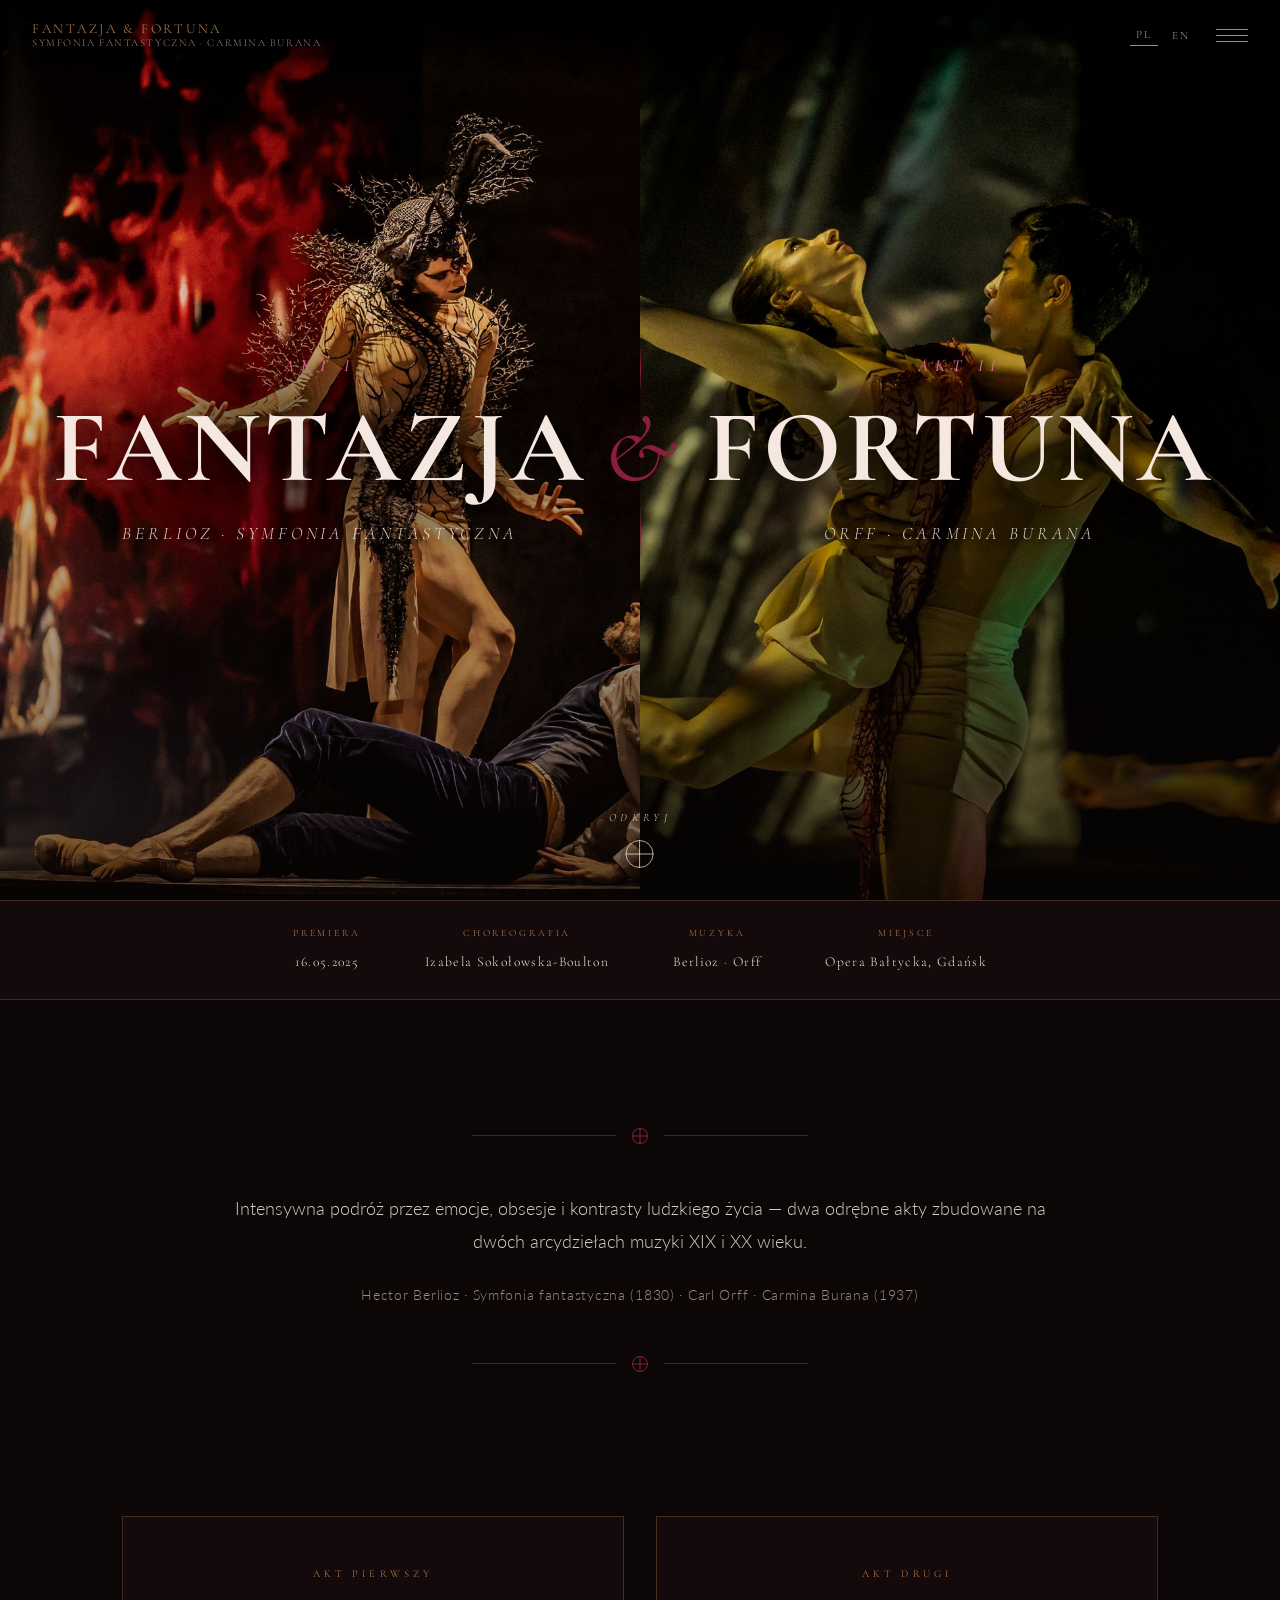
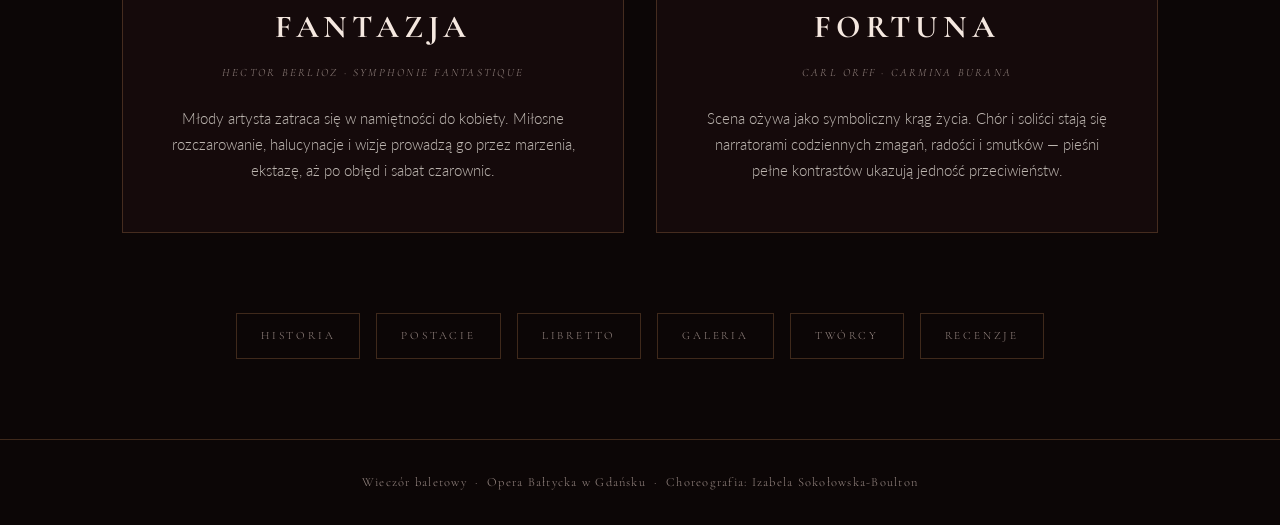
<file: index.html>
<!DOCTYPE html>
<html lang="pl">
<head>
  <meta charset="UTF-8">
  <meta name="viewport" content="width=device-width, initial-scale=1.0">
  <title>Fantazja &amp; Fortuna — Opera Bałtycka w Gdańsku</title>
  <meta name="description" content="Fantazja i Fortuna — wieczór baletowy Opery Bałtyckiej w Gdańsku w choreografii Izabeli Sokołowskiej-Boulton. Symfonia fantastyczna Berlioza i Carmina Burana Orffa.">
  <link rel="stylesheet" href="css/main.css">
  <link rel="stylesheet" href="css/pages.css">
</head>
<body>

  <!-- NAWIGACJA -->
  <header class="nav" role="banner">
    <a href="index.html" class="nav__logo" aria-label="Strona główna">
      Fantazja &amp; Fortuna
      <span data-pl="Symfonia fantastyczna · Carmina Burana" data-en="Symphonie fantastique · Carmina Burana">Symfonia fantastyczna · Carmina Burana</span>
    </a>
    <div class="nav__right">
      <div class="lang-toggle" aria-label="Wybór języka">
        <button data-lang="pl" class="active" aria-label="Polski">PL</button>
        <button data-lang="en" aria-label="English">EN</button>
      </div>
      <button class="hamburger" aria-label="Otwórz menu" aria-expanded="false">
        <span></span><span></span><span></span>
      </button>
    </div>
  </header>

  <!-- MENU OVERLAY -->
  <div class="menu-overlay" role="dialog" aria-label="Menu nawigacyjne">
    <nav aria-label="Główna nawigacja">
      <a href="historia.html"  data-pl="Historia"  data-en="History">Historia</a>
      <a href="postacie.html"  data-pl="Postacie"  data-en="Characters">Postacie</a>
      <a href="libretto.html"  data-pl="Libretto"  data-en="Libretto">Libretto</a>
      <a href="galeria.html"   data-pl="Galeria"   data-en="Gallery">Galeria</a>
      <a href="tworcy.html"    data-pl="Twórcy"    data-en="Creators">Twórcy</a>
      <a href="kulisy.html"    data-pl="Kulisy"    data-en="Behind the Scenes">Kulisy</a>
<!--      <a href="wywiad.html"    data-pl="Wywiad"    data-en="Interview">Wywiad</a> -->
      <a href="recenzje.html"  data-pl="Recenzje"  data-en="Press">Recenzje</a>
    </nav>
  </div>

  <!-- HERO -->
  <main>
    <section class="hero hero--split">
      <a href="libretto.html#fantazja" class="hero__half hero__half--left">
        <img class="hero__half-bg" src="images/MainPage/Fantasy.jpg" alt="Fantazja — Symfonia fantastyczna" fetchpriority="high">
        <div class="hero__half-overlay"></div>
        <div class="hero__half-content">
          <p class="hero__act-label" data-pl="Akt I" data-en="Act I">Akt I</p>
          <h1 class="hero__act-title">Fantazja</h1>
          <p class="hero__act-music" data-pl="Berlioz · Symfonia fantastyczna" data-en="Berlioz · Symphonie fantastique">Berlioz · Symfonia fantastyczna</p>
        </div>
      </a>

      <a href="libretto.html#fortuna" class="hero__half hero__half--right">
        <img class="hero__half-bg" src="images/MainPage/Fortune.jpg" alt="Fortuna — Carmina Burana">
        <div class="hero__half-overlay"></div>
        <div class="hero__half-content">
          <p class="hero__act-label" data-pl="Akt II" data-en="Act II">Akt II</p>
          <h1 class="hero__act-title">Fortuna</h1>
          <p class="hero__act-music">Orff · Carmina Burana</p>
        </div>
      </a>

      <div class="hero__amp-wrap" aria-hidden="true">
        <span class="hero__amp-line"></span>
        <span class="hero__amp">&amp;</span>
        <span class="hero__amp-line"></span>
      </div>

      <a class="hero__scroll-rota" href="#info" aria-label="Przewiń w dół">
        <span class="hero__scroll-rota__label" data-pl="Odkryj" data-en="Discover">Odkryj</span>
        <span class="hero__scroll-rota__wheel"></span>
      </a>
    </section>

    <!-- INFO BAR -->
    <div class="info-bar" id="info">
      <div class="info-bar__item">
        <span class="info-bar__label" data-pl="Premiera" data-en="Premiere">Premiera</span>
        <span class="info-bar__value">16.05.2025</span>
      </div>
      <div class="info-bar__item">
        <span class="info-bar__label" data-pl="Choreografia" data-en="Choreography">Choreografia</span>
        <span class="info-bar__value">Izabela Sokołowska-Boulton</span>
      </div>
      <div class="info-bar__item">
        <span class="info-bar__label" data-pl="Muzyka" data-en="Music">Muzyka</span>
        <span class="info-bar__value">Berlioz · Orff</span>
      </div>
      <div class="info-bar__item">
        <span class="info-bar__label" data-pl="Miejsce" data-en="Venue">Miejsce</span>
        <span class="info-bar__value" data-pl="Opera Bałtycka, Gdańsk" data-en="Baltic Opera, Gdańsk">Opera Bałtycka, Gdańsk</span>
      </div>
    </div>

    <!-- INTRO SEKCJA -->
    <section style="max-width:880px; margin:0 auto; padding:5rem 2rem 2rem; text-align:center;">
      <div class="deco-separator fade-in">
        <span class="deco-separator__diamond"></span>
      </div>
      <p class="fade-in" style="font-size:1.1rem; color:rgba(245,240,232,0.85); line-height:1.9; margin-bottom:1.5rem;"
         data-pl="Intensywna podróż przez emocje, obsesje i kontrasty ludzkiego życia — dwa odrębne akty zbudowane na dwóch arcydziełach muzyki XIX i XX wieku."
         data-en="An intense journey through emotion, obsession and the contrasts of human life — two separate acts built on two masterworks of 19th- and 20th-century music.">
        Intensywna podróż przez emocje, obsesje i kontrasty ludzkiego życia — dwa odrębne akty zbudowane na dwóch arcydziełach muzyki XIX i XX wieku.
      </p>
      <p class="fade-in" style="font-size:0.9rem; color:var(--text-muted); letter-spacing:0.05em;"
         data-pl="Hector Berlioz · Symfonia fantastyczna (1830)   ·   Carl Orff · Carmina Burana (1937)"
         data-en="Hector Berlioz · Symphonie fantastique (1830)   ·   Carl Orff · Carmina Burana (1937)">
        Hector Berlioz · Symfonia fantastyczna (1830)   ·   Carl Orff · Carmina Burana (1937)
      </p>
      <div class="deco-separator fade-in" style="margin-top:3rem;">
        <span class="deco-separator__diamond"></span>
      </div>
    </section>

    <!-- DWA AKTY — PODGLĄD -->
    <section style="max-width:1100px; margin:0 auto; padding:0 2rem 5rem;">
      <div class="acts-preview">
        <a href="libretto.html#fantazja" class="act-preview fade-in">
          <p class="act-preview__number" data-pl="Akt Pierwszy" data-en="Act One">Akt Pierwszy</p>
          <h2 class="act-preview__title">Fantazja</h2>
          <p class="act-preview__music">Hector Berlioz · Symphonie fantastique</p>
          <p class="act-preview__desc"
             data-pl="Młody artysta zatraca się w namiętności do kobiety. Miłosne rozczarowanie, halucynacje i wizje prowadzą go przez marzenia, ekstazę, aż po obłęd i sabat czarownic."
             data-en="A young artist loses himself in passion for a woman. Disenchantment, hallucinations and visions lead him through reverie and ecstasy to madness and a witches' sabbath.">
            Młody artysta zatraca się w namiętności do kobiety. Miłosne rozczarowanie, halucynacje i wizje prowadzą go przez marzenia, ekstazę, aż po obłęd i sabat czarownic.
          </p>
        </a>
        <a href="libretto.html#fortuna" class="act-preview fade-in">
          <p class="act-preview__number" data-pl="Akt Drugi" data-en="Act Two">Akt Drugi</p>
          <h2 class="act-preview__title">Fortuna</h2>
          <p class="act-preview__music">Carl Orff · Carmina Burana</p>
          <p class="act-preview__desc"
             data-pl="Scena ożywa jako symboliczny krąg życia. Chór i soliści stają się narratorami codziennych zmagań, radości i smutków — pieśni pełne kontrastów ukazują jedność przeciwieństw."
             data-en="The stage comes alive as a symbolic wheel of life. Chorus and soloists become narrators of everyday struggles, joys and sorrows — songs full of contrasts revealing the unity of opposites.">
            Scena ożywa jako symboliczny krąg życia. Chór i soliści stają się narratorami codziennych zmagań, radości i smutków — pieśni pełne kontrastów ukazują jedność przeciwieństw.
          </p>
        </a>
      </div>

      <!-- Szybkie linki -->
      <nav style="display:flex; flex-wrap:wrap; justify-content:center; gap:1rem; margin-top:5rem;" aria-label="Szybka nawigacja">
        <a href="historia.html" style="font-family:var(--font-display);font-size:0.7rem;letter-spacing:0.25em;text-transform:uppercase;padding:0.75rem 1.5rem;border:1px solid var(--border);color:var(--text-muted);transition:all .3s;" class="fade-in"
           data-pl="Historia" data-en="History">Historia</a>
        <a href="postacie.html" style="font-family:var(--font-display);font-size:0.7rem;letter-spacing:0.25em;text-transform:uppercase;padding:0.75rem 1.5rem;border:1px solid var(--border);color:var(--text-muted);transition:all .3s;" class="fade-in"
           data-pl="Postacie" data-en="Characters">Postacie</a>
        <a href="libretto.html" style="font-family:var(--font-display);font-size:0.7rem;letter-spacing:0.25em;text-transform:uppercase;padding:0.75rem 1.5rem;border:1px solid var(--border);color:var(--text-muted);transition:all .3s;" class="fade-in"
           data-pl="Libretto" data-en="Libretto">Libretto</a>
        <a href="galeria.html" style="font-family:var(--font-display);font-size:0.7rem;letter-spacing:0.25em;text-transform:uppercase;padding:0.75rem 1.5rem;border:1px solid var(--border);color:var(--text-muted);transition:all .3s;" class="fade-in"
           data-pl="Galeria" data-en="Gallery">Galeria</a>
        <a href="tworcy.html" style="font-family:var(--font-display);font-size:0.7rem;letter-spacing:0.25em;text-transform:uppercase;padding:0.75rem 1.5rem;border:1px solid var(--border);color:var(--text-muted);transition:all .3s;" class="fade-in"
           data-pl="Twórcy" data-en="Creators">Twórcy</a>
        <a href="recenzje.html" style="font-family:var(--font-display);font-size:0.7rem;letter-spacing:0.25em;text-transform:uppercase;padding:0.75rem 1.5rem;border:1px solid var(--border);color:var(--text-muted);transition:all .3s;" class="fade-in"
           data-pl="Recenzje" data-en="Press">Recenzje</a>
      </nav>
    </section>
  </main>

  <footer>
    <p>
      <span data-pl="Wieczór baletowy" data-en="A ballet evening">Wieczór baletowy</span>
      &nbsp;·&nbsp; Opera Bałtycka w Gdańsku &nbsp;·&nbsp;
      <span data-pl="Choreografia: Izabela Sokołowska-Boulton" data-en="Choreography: Izabela Sokołowska-Boulton">Choreografia: Izabela Sokołowska-Boulton</span>
    </p>
  </footer>

  <script src="js/main.js"></script>
</body>
</html>
</file>
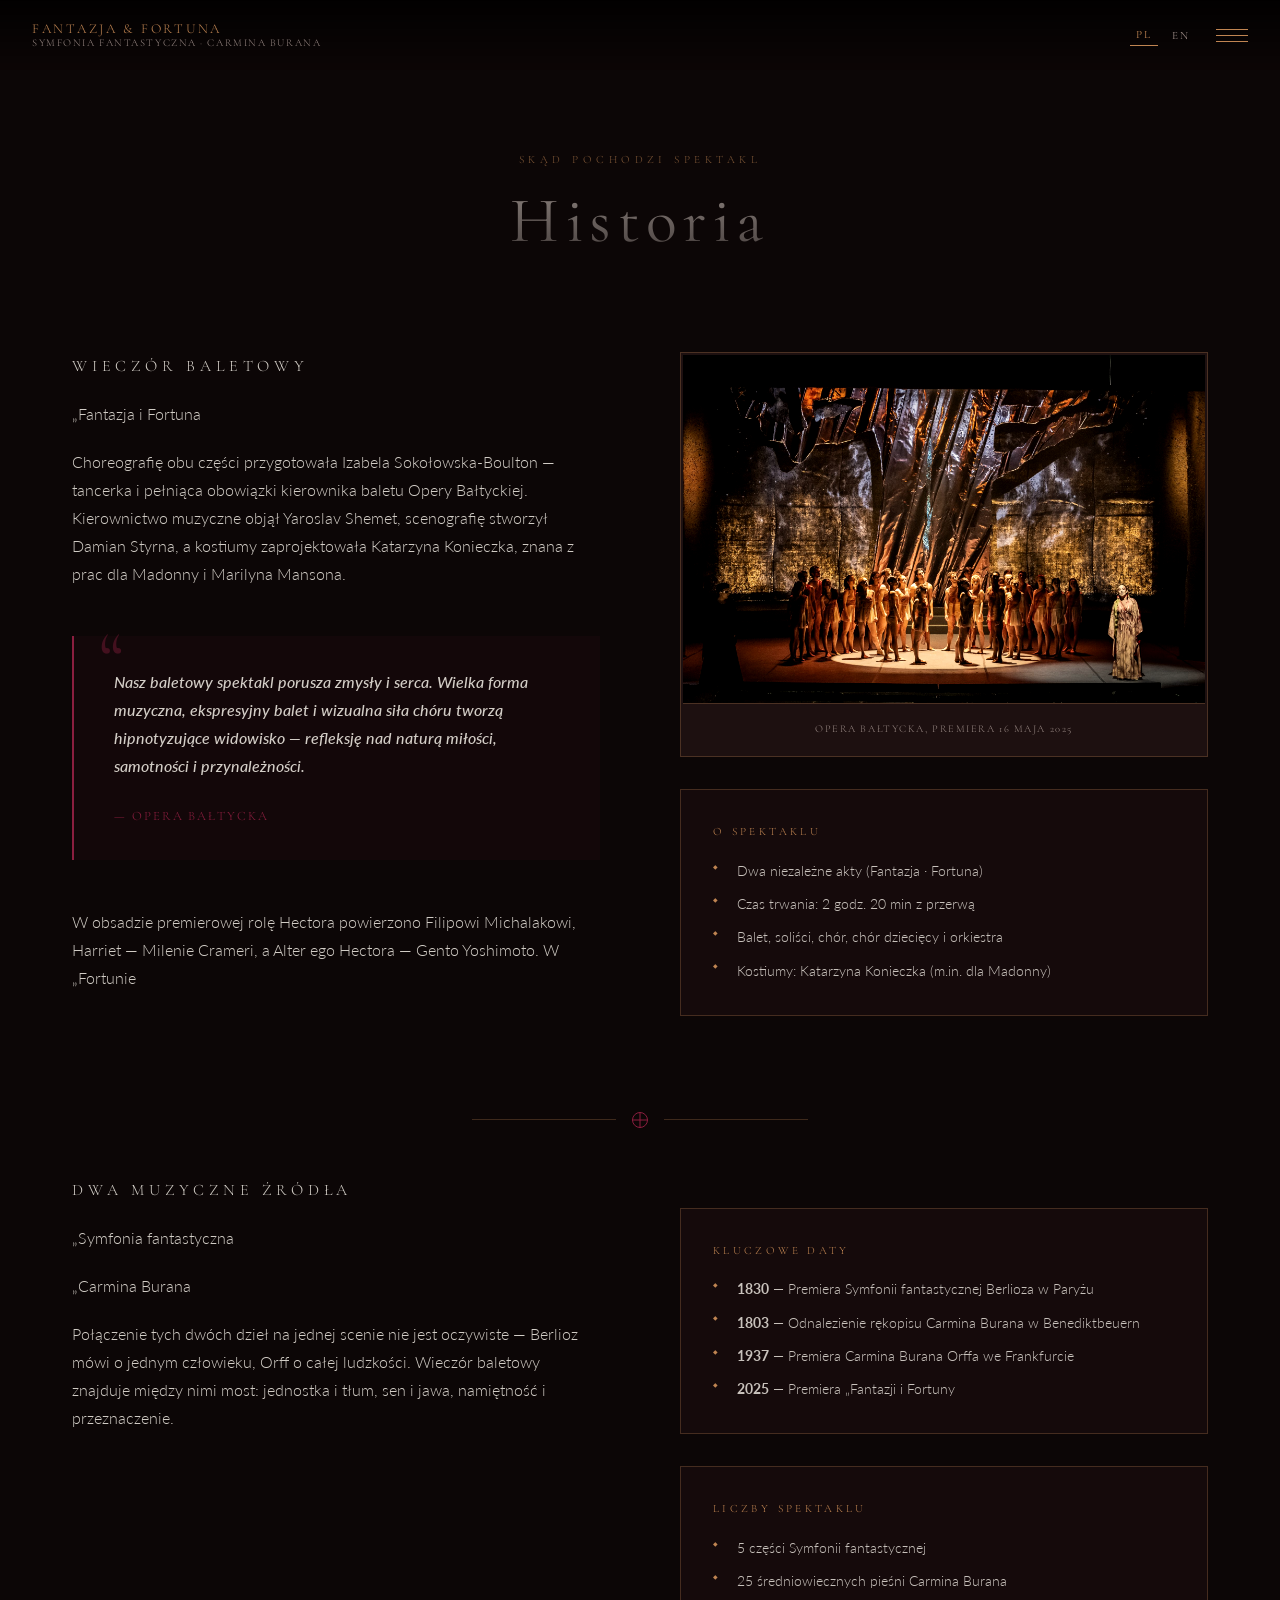
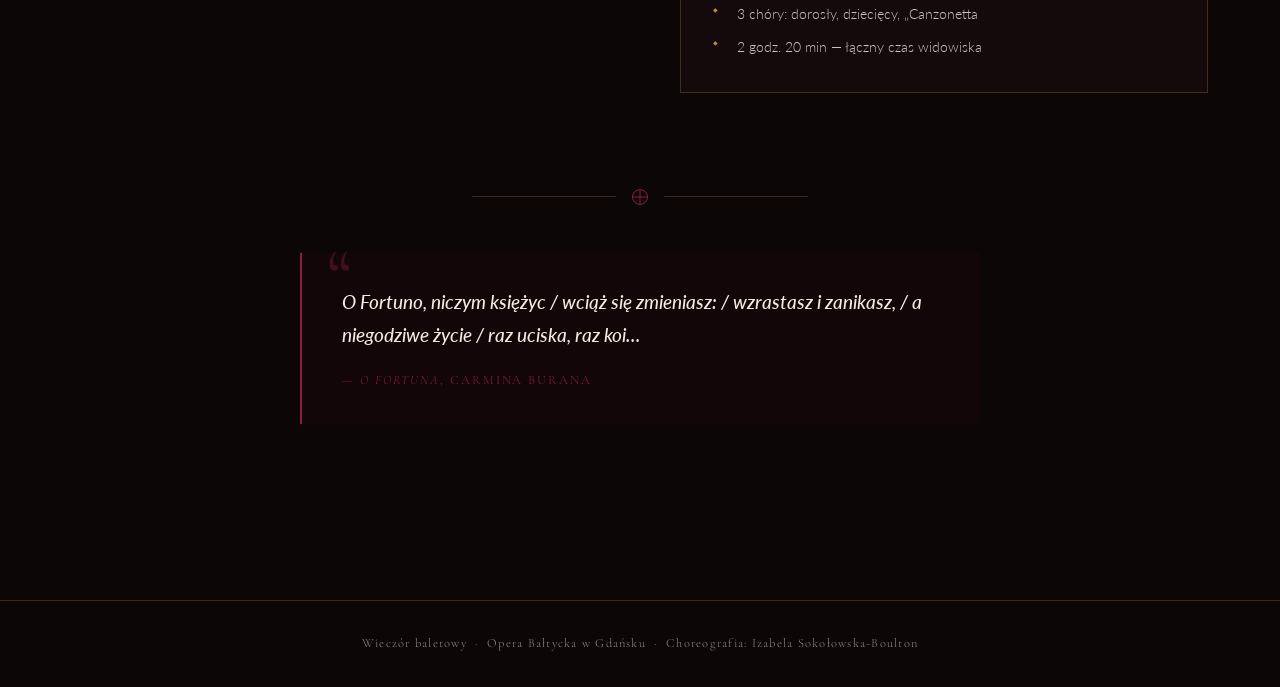
<file: historia.html>
<!DOCTYPE html>
<html lang="pl">
<head>
  <meta charset="UTF-8">
  <meta name="viewport" content="width=device-width, initial-scale=1.0">
  <title>Historia — Fantazja &amp; Fortuna</title>
  <link rel="stylesheet" href="css/main.css">
  <link rel="stylesheet" href="css/pages.css">
</head>
<body>

  <header class="nav">
    <a href="index.html" class="nav__logo">
      Fantazja &amp; Fortuna
      <span data-pl="Symfonia fantastyczna · Carmina Burana" data-en="Symphonie fantastique · Carmina Burana">Symfonia fantastyczna · Carmina Burana</span>
    </a>
    <div class="nav__right">
      <div class="lang-toggle">
        <button data-lang="pl" class="active">PL</button>
        <button data-lang="en">EN</button>
      </div>
      <button class="hamburger" aria-label="Menu"><span></span><span></span><span></span></button>
    </div>
  </header>

  <div class="menu-overlay">
    <nav>
      <a href="historia.html"  data-pl="Historia"  data-en="History">Historia</a>
      <a href="postacie.html"  data-pl="Postacie"  data-en="Characters">Postacie</a>
      <a href="libretto.html"  data-pl="Libretto"  data-en="Libretto">Libretto</a>
      <a href="galeria.html"   data-pl="Galeria"   data-en="Gallery">Galeria</a>
      <a href="tworcy.html"    data-pl="Twórcy"    data-en="Creators">Twórcy</a>
      <a href="kulisy.html"    data-pl="Kulisy"    data-en="Behind the Scenes">Kulisy</a>
<!--      <a href="wywiad.html"    data-pl="Wywiad"    data-en="Interview">Wywiad</a> -->
      <a href="recenzje.html"  data-pl="Recenzje"  data-en="Press">Recenzje</a>
    </nav>
  </div>

  <div class="page-wrapper">
    <div class="page-hero fade-in">
      <p class="page-hero__subtitle" data-pl="Skąd pochodzi spektakl" data-en="Origins of the production">Skąd pochodzi spektakl</p>
      <h1 class="page-hero__title" data-pl="Historia" data-en="History">Historia</h1>
    </div>

    <div class="content-container">

      <!-- SEKCJA: Spektakl -->
      <div class="historia-grid">
        <div class="historia-text fade-in">
          <p class="section-title" data-pl="Wieczór baletowy" data-en="The Ballet Evening">Wieczór baletowy</p>
          <p data-pl="„Fantazja i Fortuna" to widowiskowy wieczór baletowy Opery Bałtyckiej w Gdańsku, którego premiera odbyła się 16 maja 2025 roku. Spektakl składa się z dwóch niezależnych aktów połączonych wspólną osią: emocjonalną intensywnością i refleksją nad ludzką naturą — pierwszy wnika w samotną psychikę zakochanego artysty, drugi otwiera scenę na zbiorowy puls losu."
             data-en="'Fantazja i Fortuna' is a spectacular ballet evening by the Baltic Opera in Gdańsk, which premiered on 16 May 2025. The performance consists of two independent acts linked by a shared axis: emotional intensity and a reflection on human nature — the first delving into the solitary psyche of an artist in love, the second opening the stage to the collective pulse of fate.">
            „Fantazja i Fortuna" to widowiskowy wieczór baletowy Opery Bałtyckiej w Gdańsku, którego premiera odbyła się 16 maja 2025 roku. Spektakl składa się z dwóch niezależnych aktów połączonych wspólną osią: emocjonalną intensywnością i refleksją nad ludzką naturą — pierwszy wnika w samotną psychikę zakochanego artysty, drugi otwiera scenę na zbiorowy puls losu.
          </p>
          <p data-pl="Choreografię obu części przygotowała Izabela Sokołowska-Boulton — tancerka i pełniąca obowiązki kierownika baletu Opery Bałtyckiej. Kierownictwo muzyczne objął Yaroslav Shemet, scenografię stworzył Damian Styrna, a kostiumy zaprojektowała Katarzyna Konieczka, znana z prac dla Madonny i Marilyna Mansona."
             data-en="The choreography for both parts was created by Izabela Sokołowska-Boulton — dancer and acting director of the Baltic Opera Ballet. Musical direction is by Yaroslav Shemet, the set was designed by Damian Styrna, and costumes by Katarzyna Konieczka, known for her work with Madonna and Marilyn Manson.">
            Choreografię obu części przygotowała Izabela Sokołowska-Boulton — tancerka i pełniąca obowiązki kierownika baletu Opery Bałtyckiej. Kierownictwo muzyczne objął Yaroslav Shemet, scenografię stworzył Damian Styrna, a kostiumy zaprojektowała Katarzyna Konieczka, znana z prac dla Madonny i Marilyna Mansona.
          </p>

          <div class="pull-quote">
            <p data-pl="Nasz baletowy spektakl porusza zmysły i serca. Wielka forma muzyczna, ekspresyjny balet i wizualna siła chóru tworzą hipnotyzujące widowisko — refleksję nad naturą miłości, samotności i przynależności."
               data-en="Our ballet evening stirs the senses and the heart. Grand musical form, expressive dance and the visual power of the chorus combine into a hypnotic spectacle — a reflection on the nature of love, solitude and belonging.">
              Nasz baletowy spektakl porusza zmysły i serca. Wielka forma muzyczna, ekspresyjny balet i wizualna siła chóru tworzą hipnotyzujące widowisko — refleksję nad naturą miłości, samotności i przynależności.
            </p>
            <cite>— <span data-pl="Opera Bałtycka" data-en="Baltic Opera">Opera Bałtycka</span></cite>
          </div>

          <p data-pl="W obsadzie premierowej rolę Hectora powierzono Filipowi Michalakowi, Harriet — Milenie Crameri, a Alter ego Hectora — Gento Yoshimoto. W „Fortunie" pojawili się soliści Joanna Moskowicz (sopran), Michał Sławecki (kontratenor) i Adam Kutny (baryton), wspierani przez Chór Opery Bałtyckiej, Operowy Chór Dziecięcy oraz chór dziecięcy „Canzonetta"."
             data-en="In the premiere cast Filip Michalak danced Hector, Milena Crameri took on Harriet, and Gento Yoshimoto performed Hector's Alter Ego. 'Fortuna' featured soloists Joanna Moskowicz (soprano), Michał Sławecki (countertenor) and Adam Kutny (baritone), supported by the Baltic Opera Choir, the Baltic Opera Children's Choir and the 'Canzonetta' children's choir.">
            W obsadzie premierowej rolę Hectora powierzono Filipowi Michalakowi, Harriet — Milenie Crameri, a Alter ego Hectora — Gento Yoshimoto. W „Fortunie" pojawili się soliści Joanna Moskowicz (sopran), Michał Sławecki (kontratenor) i Adam Kutny (baryton), wspierani przez Chór Opery Bałtyckiej, Operowy Chór Dziecięcy oraz chór dziecięcy „Canzonetta".
          </p>
        </div>

        <div class="historia-visual fade-in">
          <div class="historia-frame">
            <img src="images/Gallery/em9a3940.jpg" alt="Fantazja i Fortuna — spektakl baletowy">
            <p class="historia-caption" data-pl="Opera Bałtycka, premiera 16 maja 2025" data-en="Baltic Opera, premiere 16 May 2025">Opera Bałtycka, premiera 16 maja 2025</p>
          </div>

          <div class="fact-box" style="margin-top:2rem;">
            <p class="fact-box__title" data-pl="O spektaklu" data-en="About the production">O spektaklu</p>
            <ul>
              <li data-pl="Dwa niezależne akty (Fantazja · Fortuna)" data-en="Two independent acts (Fantazja · Fortuna)">Dwa niezależne akty (Fantazja · Fortuna)</li>
              <li data-pl="Czas trwania: 2 godz. 20 min z przerwą" data-en="Duration: 2 hrs 20 min with one interval">Czas trwania: 2 godz. 20 min z przerwą</li>
              <li data-pl="Balet, soliści, chór, chór dziecięcy i orkiestra" data-en="Ballet, soloists, choir, children's choir and orchestra">Balet, soliści, chór, chór dziecięcy i orkiestra</li>
              <li data-pl="Kostiumy: Katarzyna Konieczka (m.in. dla Madonny)" data-en="Costumes by Katarzyna Konieczka (Madonna's collaborator)">Kostiumy: Katarzyna Konieczka (m.in. dla Madonny)</li>
            </ul>
          </div>
        </div>
      </div>

      <div class="deco-separator fade-in"><span class="deco-separator__diamond"></span></div>

      <!-- SEKCJA: Źródła muzyczne -->
      <div class="historia-grid fade-in">
        <div class="historia-text">
          <p class="section-title" data-pl="Dwa muzyczne źródła" data-en="Two Musical Sources">Dwa muzyczne źródła</p>
          <p data-pl="„Symfonia fantastyczna" Hectora Berlioza powstała w 1830 roku jako jedno z najważniejszych dzieł wczesnego romantyzmu. Kompozytor opisał w niej własną nieszczęśliwą miłość do irlandzkiej aktorki Harriet Smithson — opium, sny, marsz na szafot i wizja sabatu czarownic stały się muzyczną autobiografią. Berlioz nadał głównej bohaterce muzyczne imię — idée fixe — natrętnie wracający temat, który przeobraża się wraz ze stanem psychiki bohatera."
             data-en="Hector Berlioz's 'Symphonie fantastique' (1830) is one of the foundational works of early Romanticism. In it the composer transposed his own unhappy love for the Irish actress Harriet Smithson — opium, dreams, a march to the scaffold and a witches' sabbath became a musical autobiography. Berlioz gave the heroine a musical name — the idée fixe — a recurring theme that mutates along with the protagonist's state of mind.">
            „Symfonia fantastyczna" Hectora Berlioza powstała w 1830 roku jako jedno z najważniejszych dzieł wczesnego romantyzmu. Kompozytor opisał w niej własną nieszczęśliwą miłość do irlandzkiej aktorki Harriet Smithson — opium, sny, marsz na szafot i wizja sabatu czarownic stały się muzyczną autobiografią. Berlioz nadał głównej bohaterce muzyczne imię — idée fixe — natrętnie wracający temat, który przeobraża się wraz ze stanem psychiki bohatera.
          </p>
          <p data-pl="„Carmina Burana" Carla Orffa to scenicznia kantata z 1937 roku, oparta na zbiorze średniowiecznych pieśni odnalezionym w bawarskim klasztorze Benediktbeuern. Pieśni — w łacinie kościelnej, średniowysokoniemieckim i starofrancuskim — opowiadają o losie, wiośnie, miłości i pijaństwie. Otwierające i zamykające utwór „O Fortuna" stało się jednym z najczęściej cytowanych fragmentów muzyki klasycznej w popkulturze."
             data-en="Carl Orff's 'Carmina Burana' is a scenic cantata from 1937, based on a collection of medieval songs found in the Bavarian abbey of Benediktbeuern. The songs — in church Latin, Middle High German and Old French — speak of fate, spring, love and drink. The opening and closing 'O Fortuna' has become one of the most quoted pieces of classical music in popular culture.">
            „Carmina Burana" Carla Orffa to scenicznia kantata z 1937 roku, oparta na zbiorze średniowiecznych pieśni odnalezionym w bawarskim klasztorze Benediktbeuern. Pieśni — w łacinie kościelnej, średniowysokoniemieckim i starofrancuskim — opowiadają o losie, wiośnie, miłości i pijaństwie. Otwierające i zamykające utwór „O Fortuna" stało się jednym z najczęściej cytowanych fragmentów muzyki klasycznej w popkulturze.
          </p>
          <p data-pl="Połączenie tych dwóch dzieł na jednej scenie nie jest oczywiste — Berlioz mówi o jednym człowieku, Orff o całej ludzkości. Wieczór baletowy znajduje między nimi most: jednostka i tłum, sen i jawa, namiętność i przeznaczenie."
             data-en="Joining these two works on one stage is not obvious — Berlioz speaks of a single human being, Orff of humanity as a whole. The ballet evening finds the bridge between them: the individual and the crowd, dream and waking, passion and fate.">
            Połączenie tych dwóch dzieł na jednej scenie nie jest oczywiste — Berlioz mówi o jednym człowieku, Orff o całej ludzkości. Wieczór baletowy znajduje między nimi most: jednostka i tłum, sen i jawa, namiętność i przeznaczenie.
          </p>
        </div>

        <div class="historia-visual fade-in">
          <div class="fact-box">
            <p class="fact-box__title" data-pl="Kluczowe daty" data-en="Key Dates">Kluczowe daty</p>
            <ul>
              <li><strong>1830</strong> — <span data-pl="Premiera Symfonii fantastycznej Berlioza w Paryżu" data-en="Premiere of Berlioz's Symphonie fantastique in Paris">Premiera Symfonii fantastycznej Berlioza w Paryżu</span></li>
              <li><strong>1803</strong> — <span data-pl="Odnalezienie rękopisu Carmina Burana w Benediktbeuern" data-en="Manuscript of Carmina Burana found in Benediktbeuern">Odnalezienie rękopisu Carmina Burana w Benediktbeuern</span></li>
              <li><strong>1937</strong> — <span data-pl="Premiera Carmina Burana Orffa we Frankfurcie" data-en="Premiere of Orff's Carmina Burana in Frankfurt">Premiera Carmina Burana Orffa we Frankfurcie</span></li>
              <li><strong>2025</strong> — <span data-pl="Premiera „Fantazji i Fortuny" w Operze Bałtyckiej" data-en="Premiere of 'Fantazja i Fortuna' at the Baltic Opera">Premiera „Fantazji i Fortuny" w Operze Bałtyckiej</span></li>
            </ul>
          </div>

          <div class="fact-box" style="margin-top:1.5rem;">
            <p class="fact-box__title" data-pl="Liczby spektaklu" data-en="By the numbers">Liczby spektaklu</p>
            <ul>
              <li data-pl="5 części Symfonii fantastycznej" data-en="5 movements of the Symphonie fantastique">5 części Symfonii fantastycznej</li>
              <li data-pl="25 średniowiecznych pieśni Carmina Burana" data-en="25 medieval songs in Carmina Burana">25 średniowiecznych pieśni Carmina Burana</li>
              <li data-pl="3 chóry: dorosły, dziecięcy, „Canzonetta"" data-en="3 choirs: adult, children's, 'Canzonetta'">3 chóry: dorosły, dziecięcy, „Canzonetta"</li>
              <li data-pl="2 godz. 20 min — łączny czas widowiska" data-en="2 hrs 20 min — total running time">2 godz. 20 min — łączny czas widowiska</li>
            </ul>
          </div>
        </div>
      </div>

      <div class="deco-separator fade-in"><span class="deco-separator__diamond"></span></div>

      <!-- Motto -->
      <div class="fade-in" style="max-width:680px; margin:0 auto; text-align:center; padding-bottom:2rem;">
        <div class="pull-quote" style="text-align:left;">
          <p data-pl="O Fortuno, niczym księżyc / wciąż się zmieniasz: / wzrastasz i zanikasz, / a niegodziwe życie / raz uciska, raz koi…"
             data-en="O Fortune, like the moon / you are changeable, / ever waxing, ever waning; / hateful life / first oppresses, then soothes…">
            O Fortuno, niczym księżyc / wciąż się zmieniasz: / wzrastasz i zanikasz, / a niegodziwe życie / raz uciska, raz koi…
          </p>
          <cite>— <em>O Fortuna</em>, Carmina Burana</cite>
        </div>
      </div>

    </div>
  </div>

  <footer>
    <p>
      <span data-pl="Wieczór baletowy" data-en="A ballet evening">Wieczór baletowy</span>
      &nbsp;·&nbsp; Opera Bałtycka w Gdańsku &nbsp;·&nbsp;
      <span data-pl="Choreografia: Izabela Sokołowska-Boulton" data-en="Choreography: Izabela Sokołowska-Boulton">Choreografia: Izabela Sokołowska-Boulton</span>
    </p>
  </footer>

  <script src="js/main.js"></script>
</body>
</html>
</file>
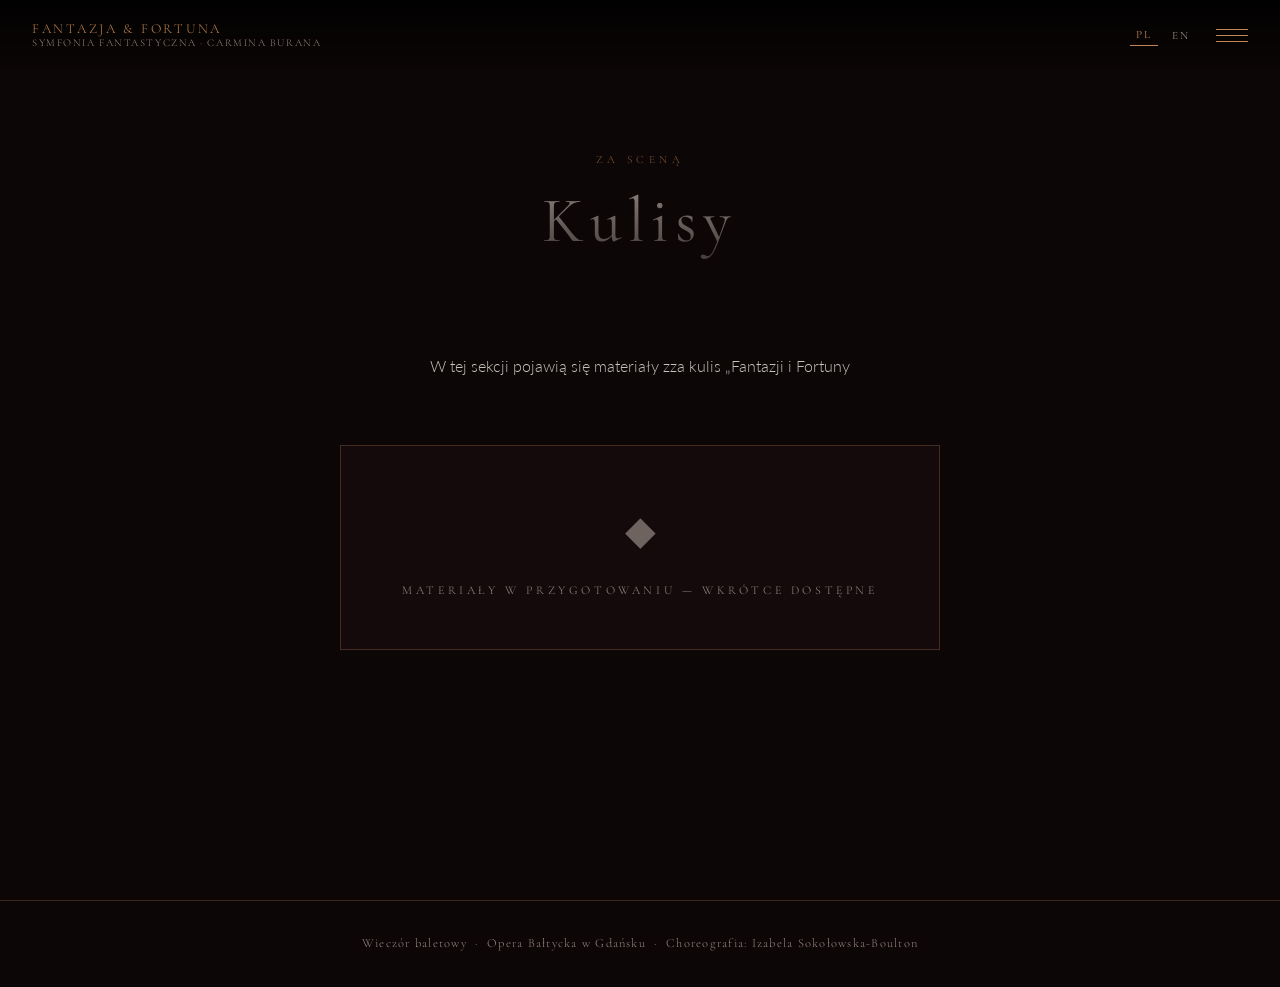
<file: kulisy.html>
<!DOCTYPE html>
<html lang="pl">
<head>
  <meta charset="UTF-8">
  <meta name="viewport" content="width=device-width, initial-scale=1.0">
  <title>Kulisy — Fantazja &amp; Fortuna</title>
  <link rel="stylesheet" href="css/main.css">
  <link rel="stylesheet" href="css/pages.css">
</head>
<body>

  <header class="nav">
    <a href="index.html" class="nav__logo">
      Fantazja &amp; Fortuna
      <span data-pl="Symfonia fantastyczna · Carmina Burana" data-en="Symphonie fantastique · Carmina Burana">Symfonia fantastyczna · Carmina Burana</span>
    </a>
    <div class="nav__right">
      <div class="lang-toggle">
        <button data-lang="pl" class="active">PL</button>
        <button data-lang="en">EN</button>
      </div>
      <button class="hamburger" aria-label="Menu"><span></span><span></span><span></span></button>
    </div>
  </header>

  <div class="menu-overlay">
    <nav>
      <a href="historia.html"  data-pl="Historia"  data-en="History">Historia</a>
      <a href="postacie.html"  data-pl="Postacie"  data-en="Characters">Postacie</a>
      <a href="libretto.html"  data-pl="Libretto"  data-en="Libretto">Libretto</a>
      <a href="galeria.html"   data-pl="Galeria"   data-en="Gallery">Galeria</a>
      <a href="tworcy.html"    data-pl="Twórcy"    data-en="Creators">Twórcy</a>
      <a href="kulisy.html"    data-pl="Kulisy"    data-en="Behind the Scenes">Kulisy</a>
<!--      <a href="wywiad.html"    data-pl="Wywiad"    data-en="Interview">Wywiad</a> -->
      <a href="recenzje.html"  data-pl="Recenzje"  data-en="Press">Recenzje</a>
    </nav>
  </div>

  <div class="page-wrapper">
    <div class="page-hero fade-in">
      <p class="page-hero__subtitle" data-pl="Za sceną" data-en="Behind the curtain">Za sceną</p>
      <h1 class="page-hero__title" data-pl="Kulisy" data-en="Behind the Scenes">Kulisy</h1>
    </div>

    <div class="content-container">

      <p class="kulisy-intro fade-in"
         data-pl="W tej sekcji pojawią się materiały zza kulis „Fantazji i Fortuny" — fotografie z prób baletowych, zdjęcia warsztatowe kostiumów Katarzyny Konieczki, fragmenty pracy nad scenografią i procesu choreograficznego."
         data-en="This section will gather behind-the-scenes material from 'Fantazja i Fortuna' — photographs from ballet rehearsals, workshop images of Katarzyna Konieczka's costumes, fragments of work on the set design and the choreographic process.">
        W tej sekcji pojawią się materiały zza kulis „Fantazji i Fortuny" — fotografie z prób baletowych, zdjęcia warsztatowe kostiumów Katarzyny Konieczki, fragmenty pracy nad scenografią i procesu choreograficznego.
      </p>

      <div class="kulisy-coming fade-in">
        <p class="kulisy-coming__icon">◆</p>
        <p class="kulisy-coming__text"
           data-pl="Materiały w przygotowaniu — wkrótce dostępne"
           data-en="Materials in preparation — coming soon">
          Materiały w przygotowaniu — wkrótce dostępne
        </p>
      </div>

    </div>
  </div>

  <footer>
    <p>
      <span data-pl="Wieczór baletowy" data-en="A ballet evening">Wieczór baletowy</span>
      &nbsp;·&nbsp; Opera Bałtycka w Gdańsku &nbsp;·&nbsp;
      <span data-pl="Choreografia: Izabela Sokołowska-Boulton" data-en="Choreography: Izabela Sokołowska-Boulton">Choreografia: Izabela Sokołowska-Boulton</span>
    </p>
  </footer>

  <script src="js/main.js"></script>
</body>
</html>
</file>
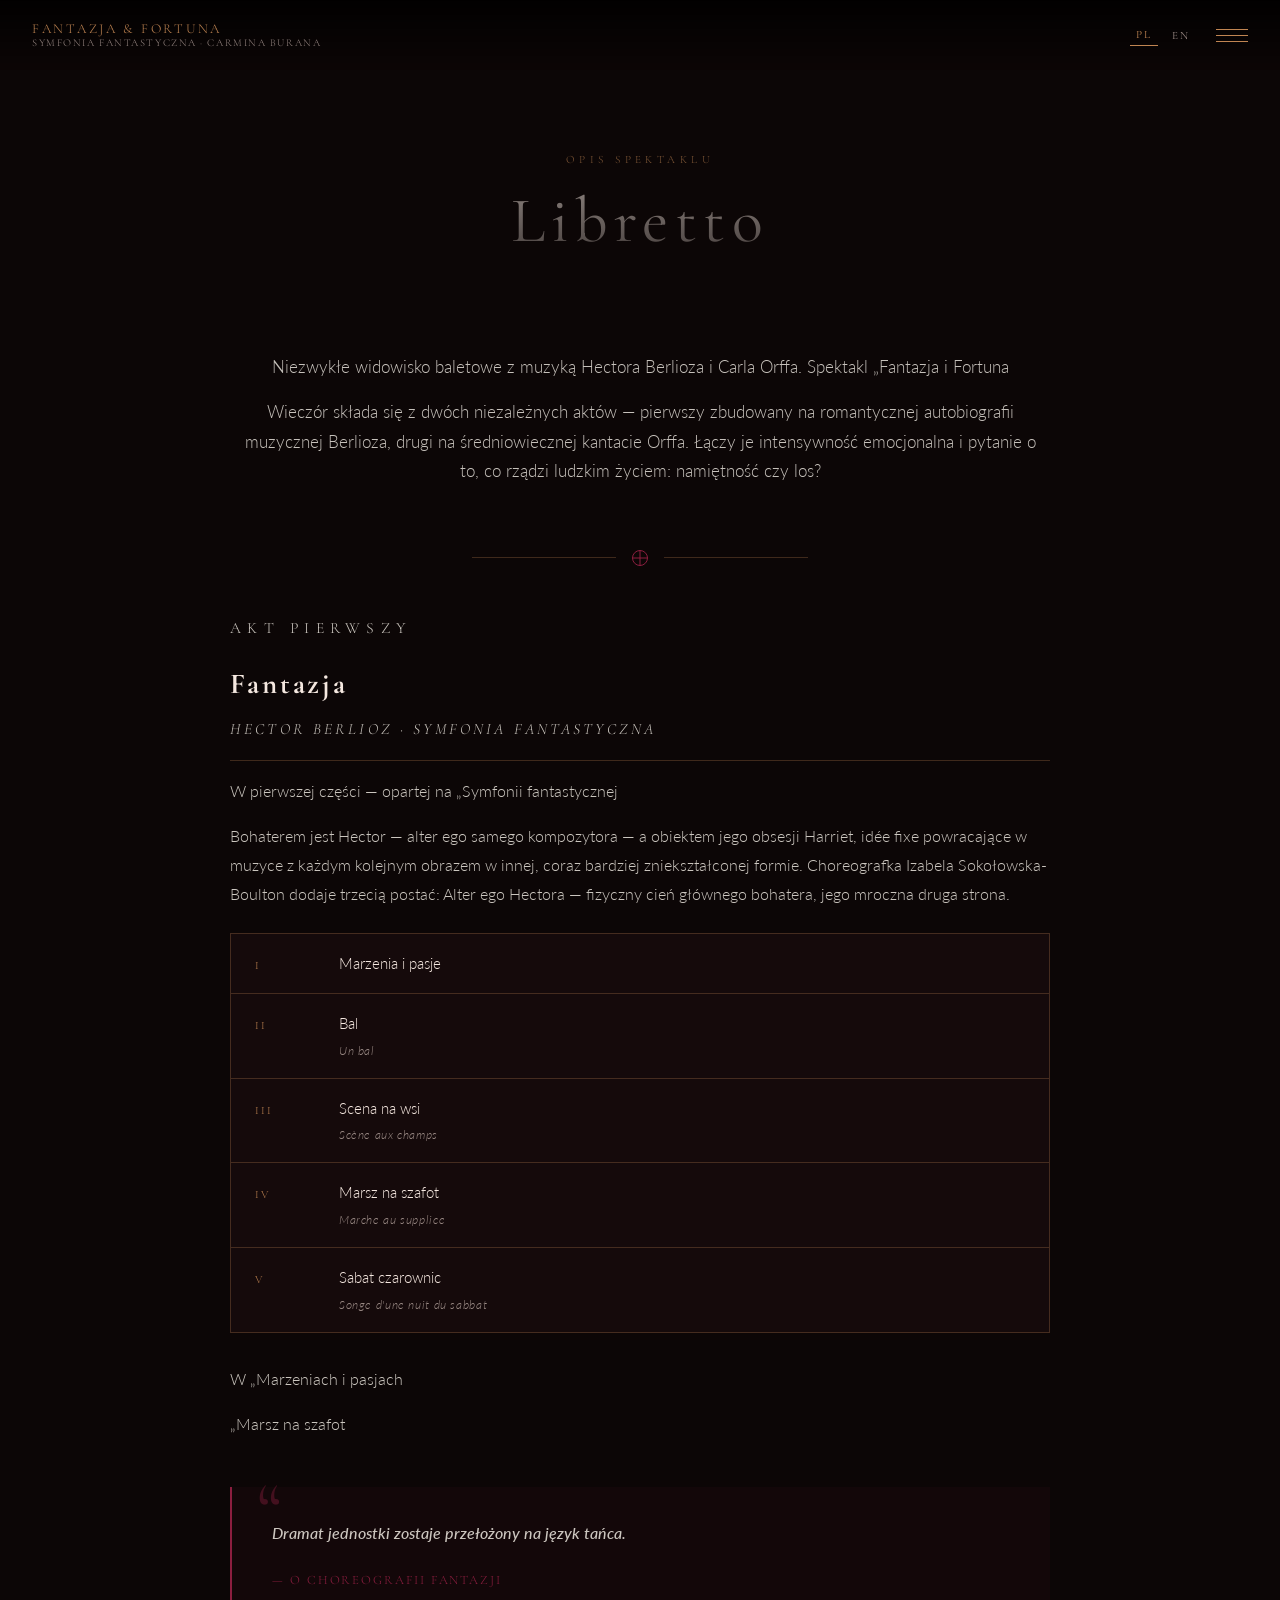
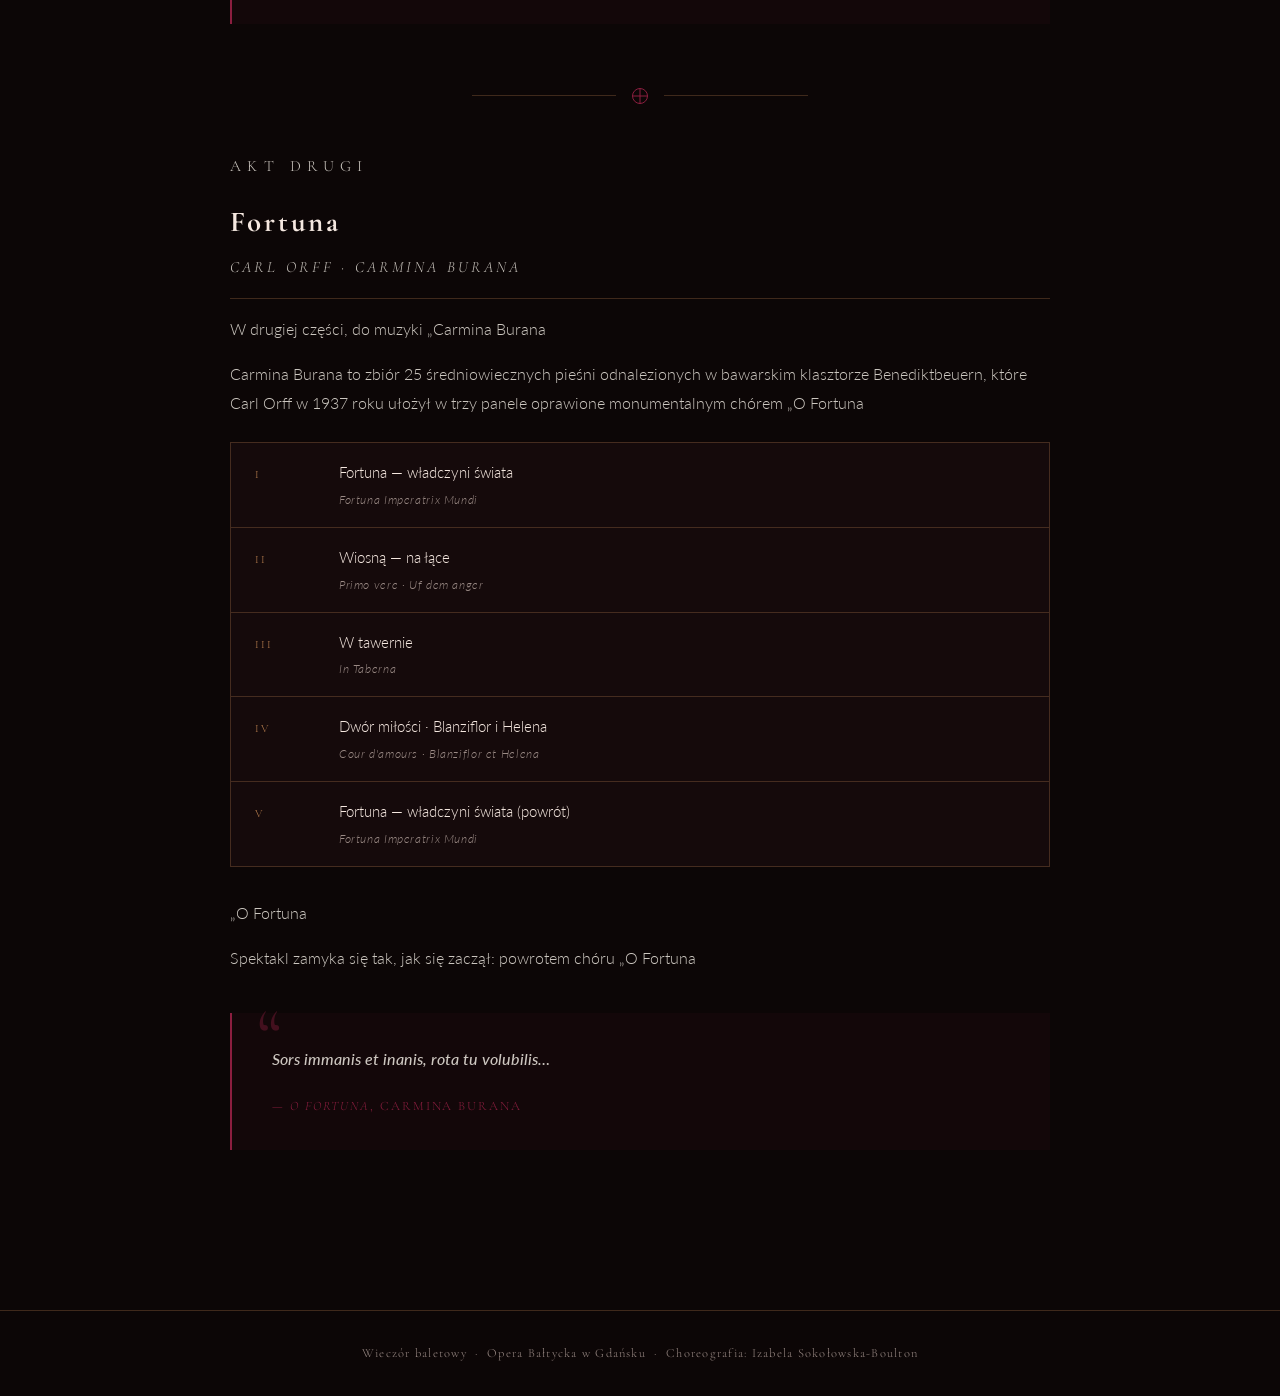
<file: libretto.html>
<!DOCTYPE html>
<html lang="pl">
<head>
  <meta charset="UTF-8">
  <meta name="viewport" content="width=device-width, initial-scale=1.0">
  <title>Libretto — Fantazja &amp; Fortuna</title>
  <link rel="stylesheet" href="css/main.css">
  <link rel="stylesheet" href="css/pages.css">
</head>
<body>

  <header class="nav">
    <a href="index.html" class="nav__logo">
      Fantazja &amp; Fortuna
      <span data-pl="Symfonia fantastyczna · Carmina Burana" data-en="Symphonie fantastique · Carmina Burana">Symfonia fantastyczna · Carmina Burana</span>
    </a>
    <div class="nav__right">
      <div class="lang-toggle">
        <button data-lang="pl" class="active">PL</button>
        <button data-lang="en">EN</button>
      </div>
      <button class="hamburger" aria-label="Menu"><span></span><span></span><span></span></button>
    </div>
  </header>

  <div class="menu-overlay">
    <nav>
      <a href="historia.html"  data-pl="Historia"  data-en="History">Historia</a>
      <a href="postacie.html"  data-pl="Postacie"  data-en="Characters">Postacie</a>
      <a href="libretto.html"  data-pl="Libretto"  data-en="Libretto">Libretto</a>
      <a href="galeria.html"   data-pl="Galeria"   data-en="Gallery">Galeria</a>
      <a href="tworcy.html"    data-pl="Twórcy"    data-en="Creators">Twórcy</a>
      <a href="kulisy.html"    data-pl="Kulisy"    data-en="Behind the Scenes">Kulisy</a>
<!--      <a href="wywiad.html"    data-pl="Wywiad"    data-en="Interview">Wywiad</a> -->
      <a href="recenzje.html"  data-pl="Recenzje"  data-en="Press">Recenzje</a>
    </nav>
  </div>

  <div class="page-wrapper">
    <div class="page-hero fade-in">
      <p class="page-hero__subtitle" data-pl="Opis spektaklu" data-en="Synopsis">Opis spektaklu</p>
      <h1 class="page-hero__title">Libretto</h1>
    </div>

    <div class="content-container">

      <!-- INTRO -->
      <div class="libretto-intro fade-in">
        <p data-pl="Niezwykłe widowisko baletowe z muzyką Hectora Berlioza i Carla Orffa. Spektakl „Fantazja i Fortuna" to intensywna podróż przez emocje, obsesje i kontrasty ludzkiego życia."
           data-en="A remarkable ballet evening with music by Hector Berlioz and Carl Orff. 'Fantazja i Fortuna' is an intense journey through emotion, obsession and the contrasts of human life.">
          Niezwykłe widowisko baletowe z muzyką Hectora Berlioza i Carla Orffa. Spektakl „Fantazja i Fortuna" to intensywna podróż przez emocje, obsesje i kontrasty ludzkiego życia.
        </p>
        <p data-pl="Wieczór składa się z dwóch niezależnych aktów — pierwszy zbudowany na romantycznej autobiografii muzycznej Berlioza, drugi na średniowiecznej kantacie Orffa. Łączy je intensywność emocjonalna i pytanie o to, co rządzi ludzkim życiem: namiętność czy los?"
           data-en="The evening consists of two independent acts — the first built on Berlioz's Romantic musical autobiography, the second on Orff's medieval cantata. They are linked by emotional intensity and a single question: what governs human life — passion or fate?">
          Wieczór składa się z dwóch niezależnych aktów — pierwszy zbudowany na romantycznej autobiografii muzycznej Berlioza, drugi na średniowiecznej kantacie Orffa. Łączy je intensywność emocjonalna i pytanie o to, co rządzi ludzkim życiem: namiętność czy los?
        </p>
      </div>

      <div class="deco-separator fade-in"><span class="deco-separator__diamond"></span></div>

      <!-- AKT I: FANTAZJA -->
      <div class="libretto-part fade-in" id="fantazja">
        <p class="libretto-part__number" data-pl="Akt Pierwszy" data-en="Act One">Akt Pierwszy</p>
        <h2 class="libretto-part__title">Fantazja</h2>
        <p class="libretto-part__music" data-pl="Hector Berlioz · Symfonia fantastyczna" data-en="Hector Berlioz · Symphonie fantastique">Hector Berlioz · Symfonia fantastyczna</p>

        <p data-pl="W pierwszej części — opartej na „Symfonii fantastycznej" Berlioza — poznajemy historię młodego artysty, który zatraca się w namiętności do kobiety. Miłosne rozczarowanie, halucynacje i wizje prowadzą go przez marzenia, ekstazę, aż po obłęd i sabat czarownic. To dramatyczna opowieść o wewnętrznej walce i emocjonalnym zatraceniu."
           data-en="In the first part — based on Berlioz's 'Symphonie fantastique' — we meet a young artist who loses himself in passion for a woman. Disenchantment in love, hallucinations and visions lead him through reverie, ecstasy, into madness and a witches' sabbath. It is a dramatic tale of inner struggle and emotional self-destruction.">
          W pierwszej części — opartej na „Symfonii fantastycznej" Berlioza — poznajemy historię młodego artysty, który zatraca się w namiętności do kobiety. Miłosne rozczarowanie, halucynacje i wizje prowadzą go przez marzenia, ekstazę, aż po obłęd i sabat czarownic. To dramatyczna opowieść o wewnętrznej walce i emocjonalnym zatraceniu.
        </p>
        <p data-pl="Bohaterem jest Hector — alter ego samego kompozytora — a obiektem jego obsesji Harriet, idée fixe powracające w muzyce z każdym kolejnym obrazem w innej, coraz bardziej zniekształconej formie. Choreografka Izabela Sokołowska-Boulton dodaje trzecią postać: Alter ego Hectora — fizyczny cień głównego bohatera, jego mroczna druga strona."
           data-en="The protagonist is Hector — the composer's alter ego — and the object of his obsession is Harriet, an idée fixe returning in the music with each new tableau in an ever more distorted form. Choreographer Izabela Sokołowska-Boulton adds a third figure: Hector's Alter Ego — the protagonist's physical shadow, his darker second self.">
          Bohaterem jest Hector — alter ego samego kompozytora — a obiektem jego obsesji Harriet, idée fixe powracające w muzyce z każdym kolejnym obrazem w innej, coraz bardziej zniekształconej formie. Choreografka Izabela Sokołowska-Boulton dodaje trzecią postać: Alter ego Hectora — fizyczny cień głównego bohatera, jego mroczna druga strona.
        </p>

        <ol class="scene-list">
          <li><span class="scene-num">I</span><span class="scene-name" data-pl="Marzenia i pasje" data-en="Reveries — Passions"><span data-pl="Marzenia i pasje" data-en="Reveries — Passions">Marzenia i pasje</span><em>Rêveries · Passions</em></span></li>
          <li><span class="scene-num">II</span><span class="scene-name"><span data-pl="Bal" data-en="A Ball">Bal</span><em>Un bal</em></span></li>
          <li><span class="scene-num">III</span><span class="scene-name"><span data-pl="Scena na wsi" data-en="Scene in the Countryside">Scena na wsi</span><em>Scène aux champs</em></span></li>
          <li><span class="scene-num">IV</span><span class="scene-name"><span data-pl="Marsz na szafot" data-en="March to the Scaffold">Marsz na szafot</span><em>Marche au supplice</em></span></li>
          <li><span class="scene-num">V</span><span class="scene-name"><span data-pl="Sabat czarownic" data-en="Witches' Sabbath">Sabat czarownic</span><em>Songe d'une nuit du sabbat</em></span></li>
        </ol>

        <p data-pl="W „Marzeniach i pasjach" Hector po raz pierwszy widzi Harriet i zakochuje się od pierwszego wejrzenia. „Bal" przenosi nas na zatłoczone przyjęcie, gdzie ukochana wciąż mu się wymyka. „Scena na wsi" daje moment ciszy — pasterski dialog dwóch oboi, chwila nadziei, która zaraz zostanie roztrzaskana."
           data-en="In 'Reveries — Passions' Hector first sees Harriet and falls in love at first sight. 'A Ball' takes us into a crowded gathering where the beloved keeps slipping away from him. 'Scene in the Countryside' grants a moment of silence — a pastoral dialogue of two oboes, a flash of hope soon to be shattered.">
          W „Marzeniach i pasjach" Hector po raz pierwszy widzi Harriet i zakochuje się od pierwszego wejrzenia. „Bal" przenosi nas na zatłoczone przyjęcie, gdzie ukochana wciąż mu się wymyka. „Scena na wsi" daje moment ciszy — pasterski dialog dwóch oboi, chwila nadziei, która zaraz zostanie roztrzaskana.
        </p>
        <p data-pl="„Marsz na szafot" to najbardziej operowy moment Symfonii — Hector w narkotycznym śnie wyobraża sobie, że zabił ukochaną i jest prowadzony na egzekucję. Finał — „Sabat czarownic" — rozsadza ramy klasyczne: idée fixe Harriet wraca jako groteskowa parodia, a Hector trafia na demoniczne święto, w którym jego ukochana jest jedną z czarownic."
           data-en="'March to the Scaffold' is the most operatic moment of the Symphony — in an opium dream Hector imagines that he has killed his beloved and is being led to his execution. The finale — 'Witches' Sabbath' — bursts every classical frame: Harriet's idée fixe returns as a grotesque parody, and Hector finds himself at a demonic feast in which his beloved is one of the witches.">
          „Marsz na szafot" to najbardziej operowy moment Symfonii — Hector w narkotycznym śnie wyobraża sobie, że zabił ukochaną i jest prowadzony na egzekucję. Finał — „Sabat czarownic" — rozsadza ramy klasyczne: idée fixe Harriet wraca jako groteskowa parodia, a Hector trafia na demoniczne święto, w którym jego ukochana jest jedną z czarownic.
        </p>

        <div class="pull-quote">
          <p data-pl="Dramat jednostki zostaje przełożony na język tańca."
             data-en="The drama of the individual is translated into the language of dance.">
            Dramat jednostki zostaje przełożony na język tańca.
          </p>
          <cite>— <span data-pl="O choreografii Fantazji" data-en="On the choreography of Fantazja">O choreografii Fantazji</span></cite>
        </div>
      </div>

      <div class="deco-separator fade-in"><span class="deco-separator__diamond"></span></div>

      <!-- AKT II: FORTUNA -->
      <div class="libretto-part fade-in" id="fortuna">
        <p class="libretto-part__number" data-pl="Akt Drugi" data-en="Act Two">Akt Drugi</p>
        <h2 class="libretto-part__title">Fortuna</h2>
        <p class="libretto-part__music">Carl Orff · Carmina Burana</p>

        <p data-pl="W drugiej części, do muzyki „Carmina Burana" Orffa, scena ożywa jako symboliczny krąg życia. Chór i soliści stają się narratorami codziennych zmagań, radości i smutków. Pieśni, pełne kontrastów i pasji, ukazują jedność przeciwieństw — jak yin i yang, gdzie światło i cień tworzą nierozerwalną całość. Ruch sceniczny i muzyka splatają się w metaforyczną opowieść o człowieku zanurzonym w rytmach losu."
           data-en="In the second part, to the music of Orff's 'Carmina Burana', the stage comes alive as a symbolic wheel of life. The chorus and soloists become narrators of everyday struggles, joys and sorrows. The songs, full of contrast and passion, reveal the unity of opposites — like yin and yang, where light and shadow form an inseparable whole. Movement and music intertwine into a metaphorical tale of the human being immersed in the rhythms of fate.">
          W drugiej części, do muzyki „Carmina Burana" Orffa, scena ożywa jako symboliczny krąg życia. Chór i soliści stają się narratorami codziennych zmagań, radości i smutków. Pieśni, pełne kontrastów i pasji, ukazują jedność przeciwieństw — jak yin i yang, gdzie światło i cień tworzą nierozerwalną całość. Ruch sceniczny i muzyka splatają się w metaforyczną opowieść o człowieku zanurzonym w rytmach losu.
        </p>
        <p data-pl="Carmina Burana to zbiór 25 średniowiecznych pieśni odnalezionych w bawarskim klasztorze Benediktbeuern, które Carl Orff w 1937 roku ułożył w trzy panele oprawione monumentalnym chórem „O Fortuna". Pieśni — w łacinie kościelnej, średniowysokoniemieckim i starofrancuskim — opowiadają o losie, wiośnie, miłości w tawernie i miłości dworskiej."
           data-en="Carmina Burana is a collection of 25 medieval songs found in the Bavarian abbey of Benediktbeuern, which in 1937 Carl Orff arranged into three panels framed by the monumental chorus 'O Fortuna'. The songs — in church Latin, Middle High German and Old French — speak of fate, spring, love in the tavern and courtly love.">
          Carmina Burana to zbiór 25 średniowiecznych pieśni odnalezionych w bawarskim klasztorze Benediktbeuern, które Carl Orff w 1937 roku ułożył w trzy panele oprawione monumentalnym chórem „O Fortuna". Pieśni — w łacinie kościelnej, średniowysokoniemieckim i starofrancuskim — opowiadają o losie, wiośnie, miłości w tawernie i miłości dworskiej.
        </p>

        <ol class="scene-list">
          <li><span class="scene-num">I</span><span class="scene-name"><span data-pl="Fortuna — władczyni świata" data-en="Fortuna — Empress of the World">Fortuna — władczyni świata</span><em>Fortuna Imperatrix Mundi</em></span></li>
          <li><span class="scene-num">II</span><span class="scene-name"><span data-pl="Wiosną — na łące" data-en="In Springtime — On the Green">Wiosną — na łące</span><em>Primo vere · Uf dem anger</em></span></li>
          <li><span class="scene-num">III</span><span class="scene-name"><span data-pl="W tawernie" data-en="In the Tavern">W tawernie</span><em>In Taberna</em></span></li>
          <li><span class="scene-num">IV</span><span class="scene-name"><span data-pl="Dwór miłości · Blanziflor i Helena" data-en="The Court of Love · Blanziflor and Helena">Dwór miłości · Blanziflor i Helena</span><em>Cour d'amours · Blanziflor et Helena</em></span></li>
          <li><span class="scene-num">V</span><span class="scene-name"><span data-pl="Fortuna — władczyni świata (powrót)" data-en="Fortuna — Empress of the World (reprise)">Fortuna — władczyni świata (powrót)</span><em>Fortuna Imperatrix Mundi</em></span></li>
        </ol>

        <p data-pl="„O Fortuna" otwiera spektakl jak grom — koło fortuny rusza, a tancerze stają się trybikami w jego mechanizmie. „Wiosną" przynosi zieleń, taniec, młodzieńczą miłość. „W tawernie" — pieśni o piciu, hazardzie i pieczonym łabędziu, śpiewane przez baryton i kontratenor — wprowadzają groteskę i komedię. „Dwór miłości" daje liryczny moment z udziałem sopranu i chóru chłopięcego, kulminując w bachicznym wybuchu „Ave formosissima"."
           data-en="'O Fortuna' opens the show like a thunderclap — the wheel of fortune begins to turn, and the dancers become cogs in its mechanism. 'In Springtime' brings green, dance, youthful love. 'In the Tavern' — songs of drinking, gambling and a roasted swan, sung by baritone and countertenor — introduce grotesque and comedy. 'The Court of Love' offers a lyrical moment with soprano and boys' chorus, climaxing in the bacchic outburst 'Ave formosissima'.">
          „O Fortuna" otwiera spektakl jak grom — koło fortuny rusza, a tancerze stają się trybikami w jego mechanizmie. „Wiosną" przynosi zieleń, taniec, młodzieńczą miłość. „W tawernie" — pieśni o piciu, hazardzie i pieczonym łabędziu, śpiewane przez baryton i kontratenor — wprowadzają groteskę i komedię. „Dwór miłości" daje liryczny moment z udziałem sopranu i chóru chłopięcego, kulminując w bachicznym wybuchu „Ave formosissima".
        </p>
        <p data-pl="Spektakl zamyka się tak, jak się zaczął: powrotem chóru „O Fortuna". Koło, które wcześniej obracało się w stronę szczęścia, teraz odbiera je z taką samą siłą. Człowiek nie ma głosu — ma tylko ruch i krzyk."
           data-en="The performance closes as it began: with a return of the 'O Fortuna' chorus. The wheel that earlier turned toward fortune now strips it away with equal force. The human being has no voice — only movement and a cry.">
          Spektakl zamyka się tak, jak się zaczął: powrotem chóru „O Fortuna". Koło, które wcześniej obracało się w stronę szczęścia, teraz odbiera je z taką samą siłą. Człowiek nie ma głosu — ma tylko ruch i krzyk.
        </p>

        <div class="pull-quote" style="margin-top:2.5rem;">
          <p data-pl="Sors immanis et inanis, rota tu volubilis…"
             data-en="Sors immanis et inanis, rota tu volubilis…">
            Sors immanis et inanis, rota tu volubilis…
          </p>
          <cite>— <em>O Fortuna</em>, Carmina Burana</cite>
        </div>
      </div>

    </div>
  </div>

  <footer>
    <p>
      <span data-pl="Wieczór baletowy" data-en="A ballet evening">Wieczór baletowy</span>
      &nbsp;·&nbsp; Opera Bałtycka w Gdańsku &nbsp;·&nbsp;
      <span data-pl="Choreografia: Izabela Sokołowska-Boulton" data-en="Choreography: Izabela Sokołowska-Boulton">Choreografia: Izabela Sokołowska-Boulton</span>
    </p>
  </footer>

  <script src="js/main.js"></script>
</body>
</html>
</file>
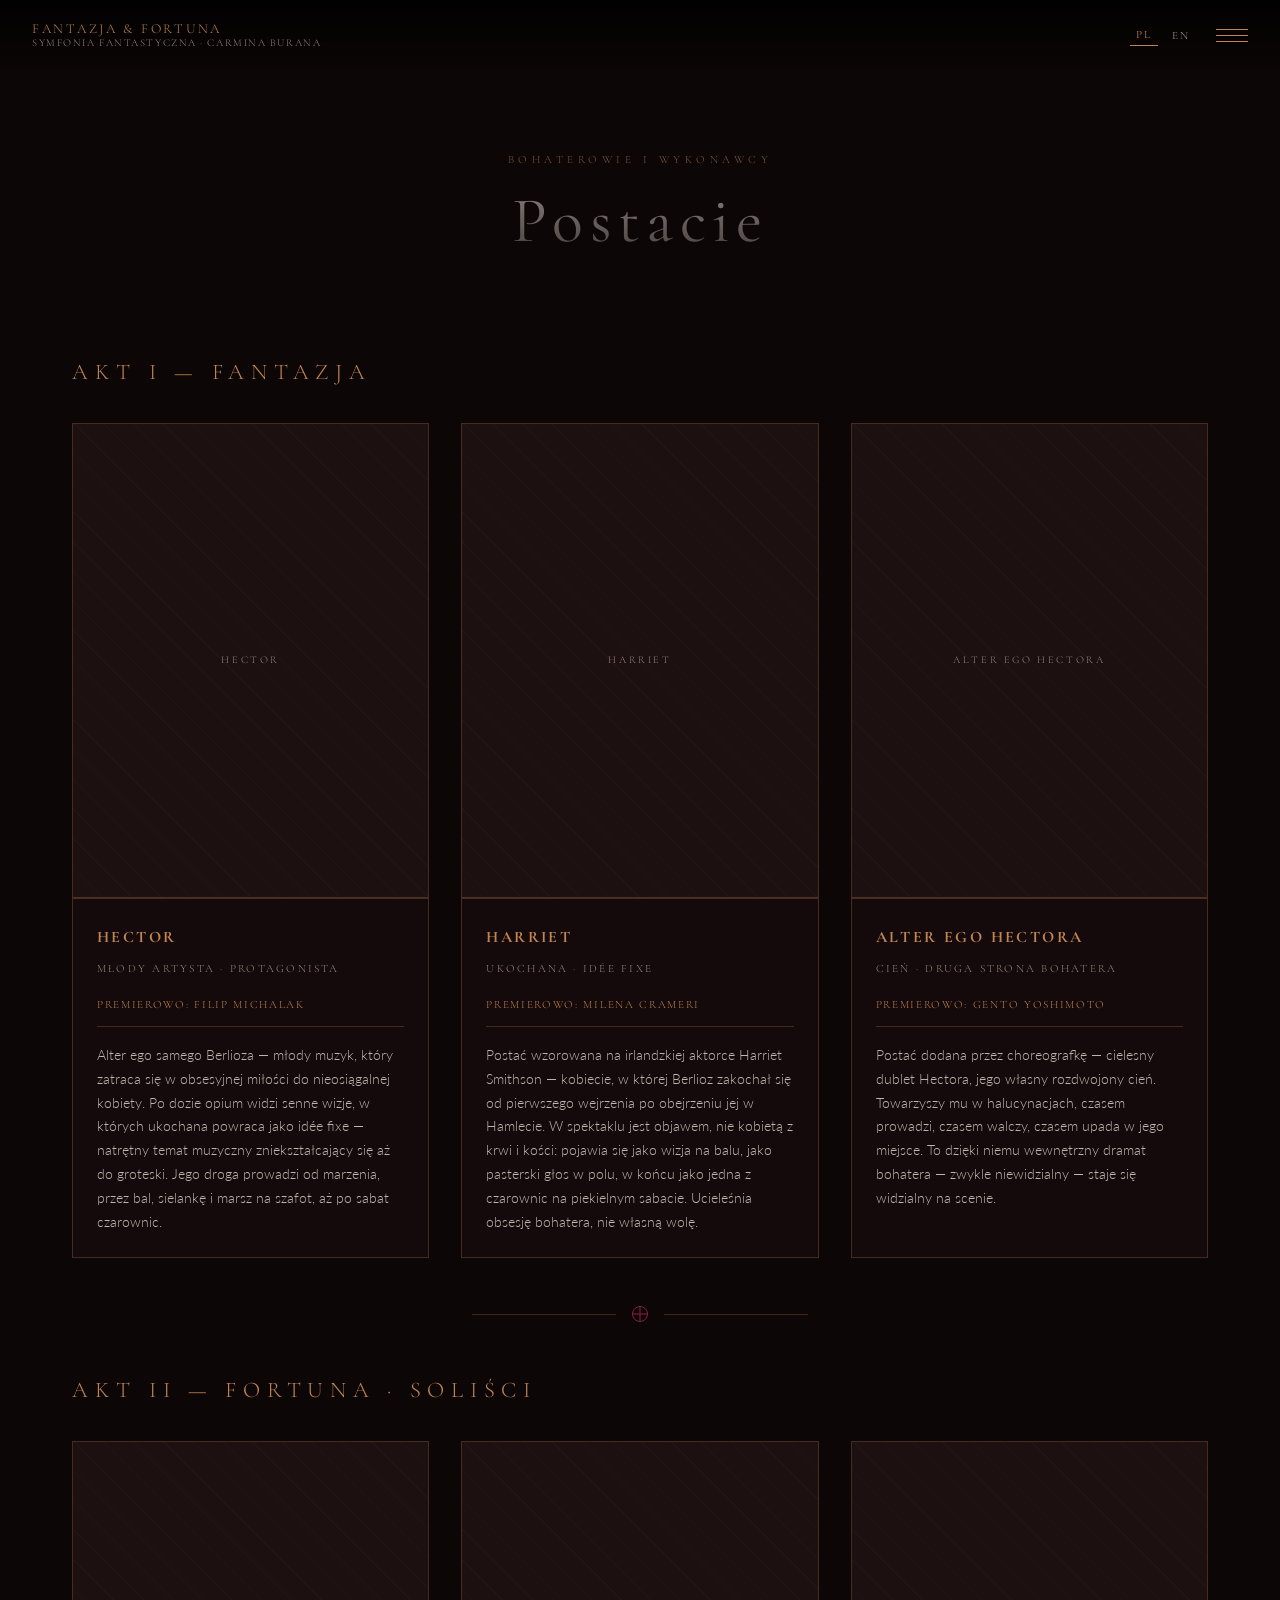
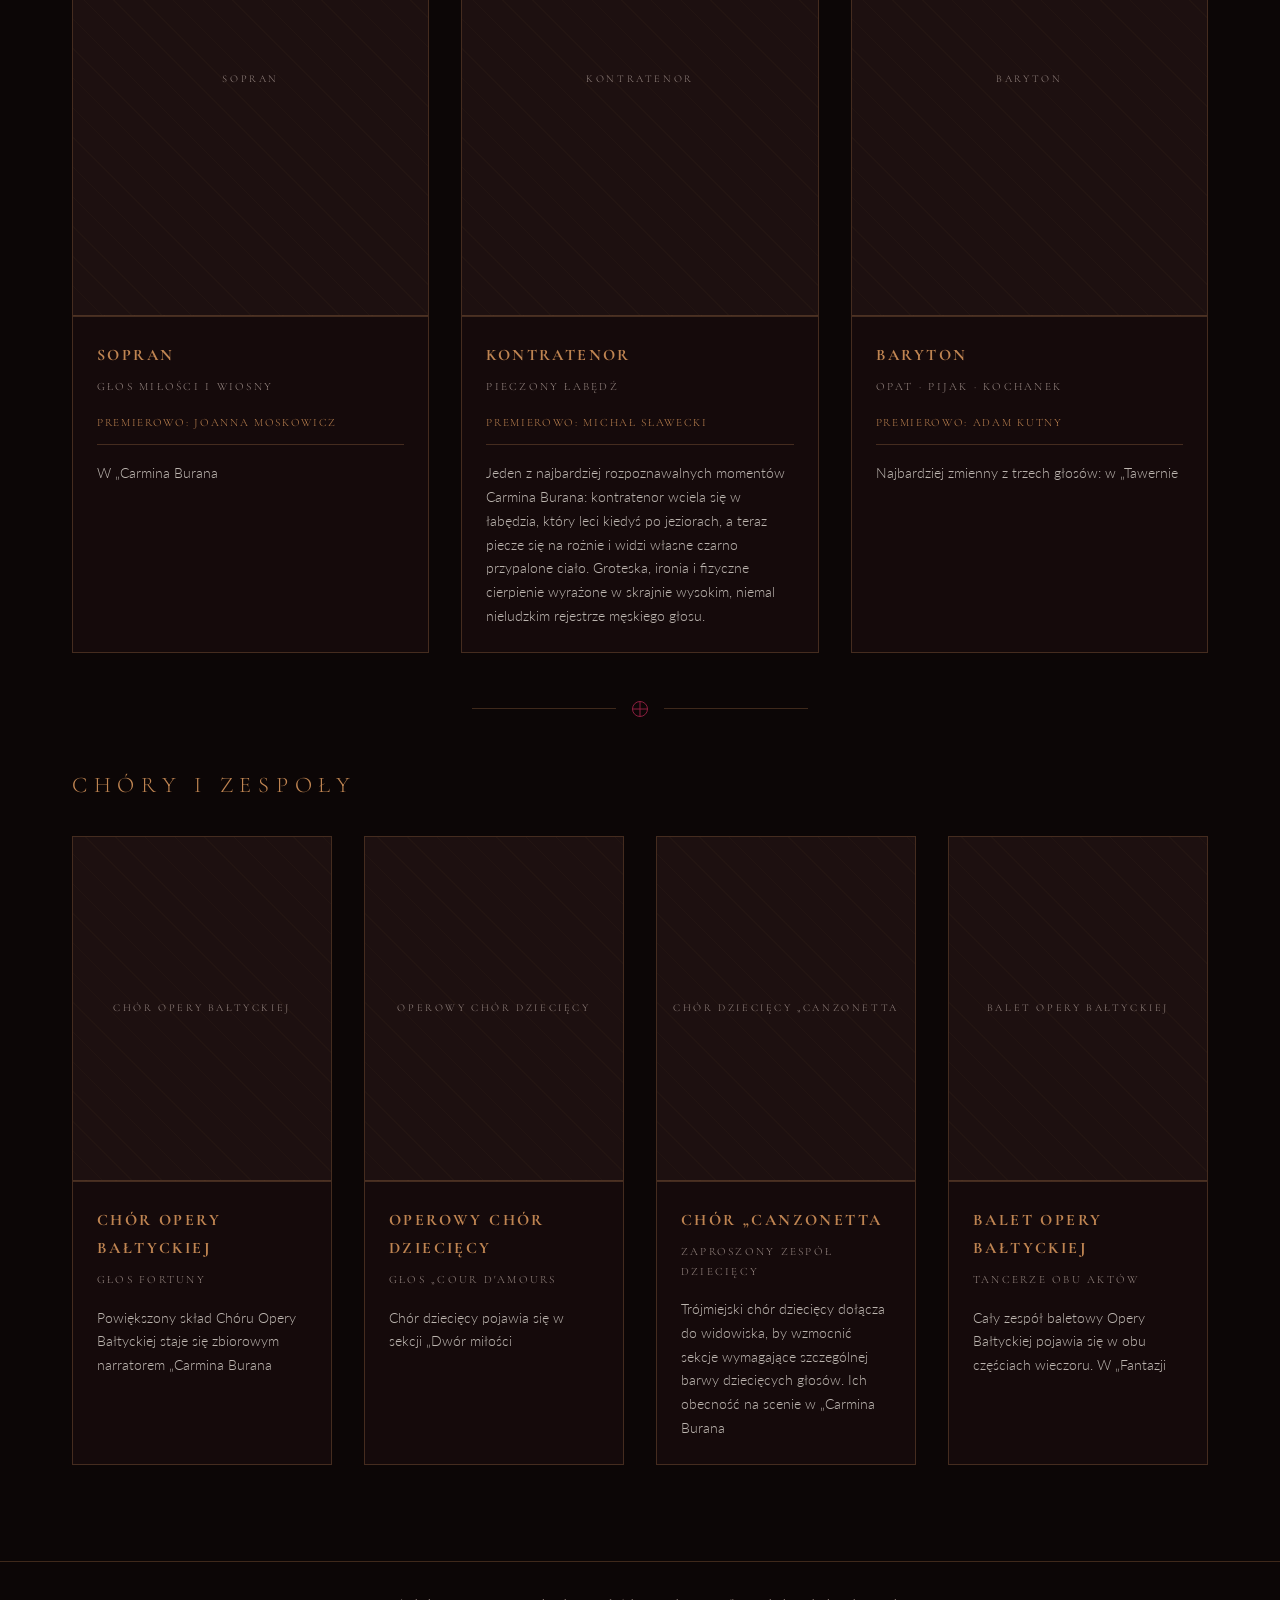
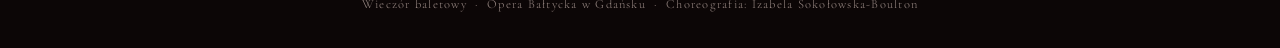
<file: postacie.html>
<!DOCTYPE html>
<html lang="pl">
<head>
  <meta charset="UTF-8">
  <meta name="viewport" content="width=device-width, initial-scale=1.0">
  <title>Postacie — Fantazja &amp; Fortuna</title>
  <link rel="stylesheet" href="css/main.css">
  <link rel="stylesheet" href="css/pages.css">
</head>
<body>

  <header class="nav">
    <a href="index.html" class="nav__logo">
      Fantazja &amp; Fortuna
      <span data-pl="Symfonia fantastyczna · Carmina Burana" data-en="Symphonie fantastique · Carmina Burana">Symfonia fantastyczna · Carmina Burana</span>
    </a>
    <div class="nav__right">
      <div class="lang-toggle">
        <button data-lang="pl" class="active">PL</button>
        <button data-lang="en">EN</button>
      </div>
      <button class="hamburger" aria-label="Menu"><span></span><span></span><span></span></button>
    </div>
  </header>

  <div class="menu-overlay">
    <nav>
      <a href="historia.html"  data-pl="Historia"  data-en="History">Historia</a>
      <a href="postacie.html"  data-pl="Postacie"  data-en="Characters">Postacie</a>
      <a href="libretto.html"  data-pl="Libretto"  data-en="Libretto">Libretto</a>
      <a href="galeria.html"   data-pl="Galeria"   data-en="Gallery">Galeria</a>
      <a href="tworcy.html"    data-pl="Twórcy"    data-en="Creators">Twórcy</a>
      <a href="kulisy.html"    data-pl="Kulisy"    data-en="Behind the Scenes">Kulisy</a>
<!--      <a href="wywiad.html"    data-pl="Wywiad"    data-en="Interview">Wywiad</a> -->
      <a href="recenzje.html"  data-pl="Recenzje"  data-en="Press">Recenzje</a>
    </nav>
  </div>

  <div class="page-wrapper">
    <div class="page-hero fade-in">
      <p class="page-hero__subtitle" data-pl="Bohaterowie i wykonawcy" data-en="Characters and performers">Bohaterowie i wykonawcy</p>
      <h1 class="page-hero__title" data-pl="Postacie" data-en="Characters">Postacie</h1>
    </div>

    <div class="content-container">

      <!-- ── AKT I: FANTAZJA ── -->
      <p class="section-title fade-in" data-pl="Akt I — Fantazja" data-en="Act I — Fantazja">Akt I — Fantazja</p>

      <div class="characters-grid">

        <!-- Hector -->
        <article class="character-card fade-in">
          <div class="character-placeholder" data-pl="Hector" data-en="Hector">Hector</div>
          <div class="character-card__body">
            <h2 class="character-card__name">Hector</h2>
            <p class="character-card__role" data-pl="Młody artysta · Protagonista" data-en="The young artist · Protagonist">Młody artysta · Protagonista</p>
            <p class="character-card__cast" data-pl="Premierowo: Filip Michalak" data-en="Premiere cast: Filip Michalak">Premierowo: Filip Michalak</p>
            <p class="character-card__desc"
               data-pl="Alter ego samego Berlioza — młody muzyk, który zatraca się w obsesyjnej miłości do nieosiągalnej kobiety. Po dozie opium widzi senne wizje, w których ukochana powraca jako idée fixe — natrętny temat muzyczny zniekształcający się aż do groteski. Jego droga prowadzi od marzenia, przez bal, sielankę i marsz na szafot, aż po sabat czarownic."
               data-en="Berlioz's own alter ego — a young musician who loses himself in obsessive love for an unreachable woman. After a dose of opium he experiences dream visions in which his beloved returns as the idée fixe — an obsessive musical theme distorted to the point of grotesque. His path leads from reverie through a ball, a pastoral and a march to the scaffold, all the way to a witches' sabbath.">
              Alter ego samego Berlioza — młody muzyk, który zatraca się w obsesyjnej miłości do nieosiągalnej kobiety. Po dozie opium widzi senne wizje, w których ukochana powraca jako idée fixe — natrętny temat muzyczny zniekształcający się aż do groteski. Jego droga prowadzi od marzenia, przez bal, sielankę i marsz na szafot, aż po sabat czarownic.
            </p>
          </div>
        </article>

        <!-- Harriet -->
        <article class="character-card fade-in">
          <div class="character-placeholder" data-pl="Harriet" data-en="Harriet">Harriet</div>
          <div class="character-card__body">
            <h2 class="character-card__name">Harriet</h2>
            <p class="character-card__role" data-pl="Ukochana · Idée fixe" data-en="The beloved · Idée fixe">Ukochana · Idée fixe</p>
            <p class="character-card__cast" data-pl="Premierowo: Milena Crameri" data-en="Premiere cast: Milena Crameri">Premierowo: Milena Crameri</p>
            <p class="character-card__desc"
               data-pl="Postać wzorowana na irlandzkiej aktorce Harriet Smithson — kobiecie, w której Berlioz zakochał się od pierwszego wejrzenia po obejrzeniu jej w Hamlecie. W spektaklu jest objawem, nie kobietą z krwi i kości: pojawia się jako wizja na balu, jako pasterski głos w polu, w końcu jako jedna z czarownic na piekielnym sabacie. Ucieleśnia obsesję bohatera, nie własną wolę."
               data-en="A character modelled on the Irish actress Harriet Smithson — the woman with whom Berlioz fell in love at first sight after seeing her in Hamlet. In the production she is a phenomenon rather than a flesh-and-blood woman: she appears as a vision at the ball, as a pastoral voice in the meadow, and finally as one of the witches at the infernal sabbath. She embodies the protagonist's obsession, not her own will.">
              Postać wzorowana na irlandzkiej aktorce Harriet Smithson — kobiecie, w której Berlioz zakochał się od pierwszego wejrzenia po obejrzeniu jej w Hamlecie. W spektaklu jest objawem, nie kobietą z krwi i kości: pojawia się jako wizja na balu, jako pasterski głos w polu, w końcu jako jedna z czarownic na piekielnym sabacie. Ucieleśnia obsesję bohatera, nie własną wolę.
            </p>
          </div>
        </article>

        <!-- Alter ego Hectora -->
        <article class="character-card fade-in">
          <div class="character-placeholder" data-pl="Alter ego Hectora" data-en="Hector's Alter Ego">Alter ego Hectora</div>
          <div class="character-card__body">
            <h2 class="character-card__name" data-pl="Alter ego Hectora" data-en="Hector's Alter Ego">Alter ego Hectora</h2>
            <p class="character-card__role" data-pl="Cień · Druga strona bohatera" data-en="Shadow · The hero's second self">Cień · Druga strona bohatera</p>
            <p class="character-card__cast" data-pl="Premierowo: Gento Yoshimoto" data-en="Premiere cast: Gento Yoshimoto">Premierowo: Gento Yoshimoto</p>
            <p class="character-card__desc"
               data-pl="Postać dodana przez choreografkę — cielesny dublet Hectora, jego własny rozdwojony cień. Towarzyszy mu w halucynacjach, czasem prowadzi, czasem walczy, czasem upada w jego miejsce. To dzięki niemu wewnętrzny dramat bohatera — zwykle niewidzialny — staje się widzialny na scenie."
               data-en="A figure added by the choreographer — Hector's bodily double, his own split shadow. He accompanies him through hallucinations, sometimes leading, sometimes fighting, sometimes falling in his place. Thanks to him the protagonist's inner drama — usually invisible — becomes visible on stage.">
              Postać dodana przez choreografkę — cielesny dublet Hectora, jego własny rozdwojony cień. Towarzyszy mu w halucynacjach, czasem prowadzi, czasem walczy, czasem upada w jego miejsce. To dzięki niemu wewnętrzny dramat bohatera — zwykle niewidzialny — staje się widzialny na scenie.
            </p>
          </div>
        </article>

      </div>

      <div class="deco-separator fade-in"><span class="deco-separator__diamond"></span></div>

      <!-- ── AKT II: FORTUNA ── -->
      <p class="section-title fade-in" data-pl="Akt II — Fortuna · Soliści" data-en="Act II — Fortuna · Soloists">Akt II — Fortuna · Soliści</p>

      <div class="characters-grid">

        <!-- Sopran -->
        <article class="character-card fade-in">
          <div class="character-placeholder" data-pl="Sopran" data-en="Soprano">Sopran</div>
          <div class="character-card__body">
            <h2 class="character-card__name" data-pl="Sopran" data-en="Soprano">Sopran</h2>
            <p class="character-card__role" data-pl="Głos miłości i wiosny" data-en="Voice of love and spring">Głos miłości i wiosny</p>
            <p class="character-card__cast" data-pl="Premierowo: Joanna Moskowicz" data-en="Premiere cast: Joanna Moskowicz">Premierowo: Joanna Moskowicz</p>
            <p class="character-card__desc"
               data-pl="W „Carmina Burana" sopran prowadzi sekcję „Cour d'amours" — Dwór miłości. To ona śpiewa „In trutina" — moment najbardziej liryczny w całej kantacie, w którym dziewczyna waha się między wstydliwym oporem a uległością. Finałowe „Dulcissime" to czysty wybuch namiętności w jednej linii melodycznej."
               data-en="In 'Carmina Burana' the soprano leads the 'Cour d'amours' section — the Court of Love. She sings 'In trutina' — the most lyrical moment of the entire cantata, in which a young woman wavers between bashful resistance and yielding. The final 'Dulcissime' is a pure outburst of passion in a single melodic line.">
              W „Carmina Burana" sopran prowadzi sekcję „Cour d'amours" — Dwór miłości. To ona śpiewa „In trutina" — moment najbardziej liryczny w całej kantacie, w którym dziewczyna waha się między wstydliwym oporem a uległością. Finałowe „Dulcissime" to czysty wybuch namiętności w jednej linii melodycznej.
            </p>
          </div>
        </article>

        <!-- Kontratenor -->
        <article class="character-card fade-in">
          <div class="character-placeholder" data-pl="Kontratenor" data-en="Countertenor">Kontratenor</div>
          <div class="character-card__body">
            <h2 class="character-card__name" data-pl="Kontratenor" data-en="Countertenor">Kontratenor</h2>
            <p class="character-card__role" data-pl="Pieczony łabędź" data-en="The Roasted Swan">Pieczony łabędź</p>
            <p class="character-card__cast" data-pl="Premierowo: Michał Sławecki" data-en="Premiere cast: Michał Sławecki">Premierowo: Michał Sławecki</p>
            <p class="character-card__desc"
               data-pl="Jeden z najbardziej rozpoznawalnych momentów Carmina Burana: kontratenor wciela się w łabędzia, który leci kiedyś po jeziorach, a teraz piecze się na rożnie i widzi własne czarno przypalone ciało. Groteska, ironia i fizyczne cierpienie wyrażone w skrajnie wysokim, niemal nieludzkim rejestrze męskiego głosu."
               data-en="One of the most recognisable moments in Carmina Burana: the countertenor takes on the role of a swan that once flew over lakes and now roasts on the spit, watching its own blackened body. Grotesque, irony and physical suffering expressed in the extreme, almost unearthly register of the male voice.">
              Jeden z najbardziej rozpoznawalnych momentów Carmina Burana: kontratenor wciela się w łabędzia, który leci kiedyś po jeziorach, a teraz piecze się na rożnie i widzi własne czarno przypalone ciało. Groteska, ironia i fizyczne cierpienie wyrażone w skrajnie wysokim, niemal nieludzkim rejestrze męskiego głosu.
            </p>
          </div>
        </article>

        <!-- Baryton -->
        <article class="character-card fade-in">
          <div class="character-placeholder" data-pl="Baryton" data-en="Baritone">Baryton</div>
          <div class="character-card__body">
            <h2 class="character-card__name" data-pl="Baryton" data-en="Baritone">Baryton</h2>
            <p class="character-card__role" data-pl="Opat · Pijak · Kochanek" data-en="Abbot · Drunkard · Lover">Opat · Pijak · Kochanek</p>
            <p class="character-card__cast" data-pl="Premierowo: Adam Kutny" data-en="Premiere cast: Adam Kutny">Premierowo: Adam Kutny</p>
            <p class="character-card__desc"
               data-pl="Najbardziej zmienny z trzech głosów: w „Tawernie" wciela się w opata Cucanijskiego — pijanego dostojnika, który przegrywa w kości spodnie i wszystko, co miał. W „Cour d'amours" — w młodzieńca rozpaczliwie zalecającego się do dziewczyny. Jego głos jest rdzeniem męskiego świata Carmina Burana."
               data-en="The most changeable of the three voices: in 'In the Tavern' he takes on the role of the Abbot of Cockaigne — a drunken dignitary who gambles away his trousers and everything he owns. In 'Cour d'amours' he becomes a young man desperately courting a girl. His voice is the core of Carmina Burana's male world.">
              Najbardziej zmienny z trzech głosów: w „Tawernie" wciela się w opata Cucanijskiego — pijanego dostojnika, który przegrywa w kości spodnie i wszystko, co miał. W „Cour d'amours" — w młodzieńca rozpaczliwie zalecającego się do dziewczyny. Jego głos jest rdzeniem męskiego świata Carmina Burana.
            </p>
          </div>
        </article>

      </div>

      <div class="deco-separator fade-in"><span class="deco-separator__diamond"></span></div>

      <!-- ── ZESPOŁY CHÓRALNE ── -->
      <p class="section-title fade-in" data-pl="Chóry i zespoły" data-en="Choirs and ensembles">Chóry i zespoły</p>

      <div class="characters-grid">

        <article class="character-card fade-in">
          <div class="character-placeholder" data-pl="Chór Opery Bałtyckiej" data-en="Baltic Opera Choir">Chór Opery Bałtyckiej</div>
          <div class="character-card__body">
            <h2 class="character-card__name" data-pl="Chór Opery Bałtyckiej" data-en="Baltic Opera Choir">Chór Opery Bałtyckiej</h2>
            <p class="character-card__role" data-pl="Głos Fortuny" data-en="The voice of Fortuna">Głos Fortuny</p>
            <p class="character-card__desc"
               data-pl="Powiększony skład Chóru Opery Bałtyckiej staje się zbiorowym narratorem „Carmina Burana" — głosem koła fortuny, które obraca losami ludzi. To on otwiera spektakl monumentalnym „O Fortuna" i zamyka go jego powrotem. Przygotowanie chórów: Agnieszka Długołęcka-Kuraś."
               data-en="An expanded Baltic Opera Choir becomes the collective narrator of 'Carmina Burana' — the voice of the wheel of fortune turning human destinies. It opens the performance with the monumental 'O Fortuna' and closes it with its return. Chorus master: Agnieszka Długołęcka-Kuraś.">
              Powiększony skład Chóru Opery Bałtyckiej staje się zbiorowym narratorem „Carmina Burana" — głosem koła fortuny, które obraca losami ludzi. To on otwiera spektakl monumentalnym „O Fortuna" i zamyka go jego powrotem. Przygotowanie chórów: Agnieszka Długołęcka-Kuraś.
            </p>
          </div>
        </article>

        <article class="character-card fade-in">
          <div class="character-placeholder" data-pl="Operowy Chór Dziecięcy" data-en="Baltic Opera Children's Choir">Operowy Chór Dziecięcy</div>
          <div class="character-card__body">
            <h2 class="character-card__name" data-pl="Operowy Chór Dziecięcy" data-en="Baltic Opera Children's Choir">Operowy Chór Dziecięcy</h2>
            <p class="character-card__role" data-pl="Głos „Cour d'amours"" data-en="Voice of the Court of Love">Głos „Cour d'amours"</p>
            <p class="character-card__desc"
               data-pl="Chór dziecięcy pojawia się w sekcji „Dwór miłości" — w dwóch krótkich, świetlistych ustępach „Amor volat undique" i finałowym „Ave formosissima". Czyste głosy dzieci kontrastują z całą resztą partytury: wnoszą niewinność tam, gdzie dorośli śpiewają o pożądaniu i pijaństwie."
               data-en="The children's choir appears in the 'Court of Love' section — in two short, luminous passages, 'Amor volat undique' and the final 'Ave formosissima'. The pure voices of children contrast with the rest of the score: they bring innocence to a place where the adults sing of desire and drunkenness.">
              Chór dziecięcy pojawia się w sekcji „Dwór miłości" — w dwóch krótkich, świetlistych ustępach „Amor volat undique" i finałowym „Ave formosissima". Czyste głosy dzieci kontrastują z całą resztą partytury: wnoszą niewinność tam, gdzie dorośli śpiewają o pożądaniu i pijaństwie.
            </p>
          </div>
        </article>

        <article class="character-card fade-in">
          <div class="character-placeholder" data-pl="Chór dziecięcy „Canzonetta"" data-en="'Canzonetta' Children's Choir">Chór dziecięcy „Canzonetta"</div>
          <div class="character-card__body">
            <h2 class="character-card__name" data-pl="Chór „Canzonetta"" data-en="'Canzonetta' Choir">Chór „Canzonetta"</h2>
            <p class="character-card__role" data-pl="Zaproszony zespół dziecięcy" data-en="Guest children's ensemble">Zaproszony zespół dziecięcy</p>
            <p class="character-card__desc"
               data-pl="Trójmiejski chór dziecięcy dołącza do widowiska, by wzmocnić sekcje wymagające szczególnej barwy dziecięcych głosów. Ich obecność na scenie w „Carmina Burana" buduje tę monumentalną skalę, dla której Orff napisał kantatę: setki głosów, jeden wspólny puls."
               data-en="The Tri-City children's choir joins the production to reinforce sections requiring the particular timbre of children's voices. Their presence on stage in 'Carmina Burana' creates the monumental scale for which Orff conceived the cantata: hundreds of voices, a single shared pulse.">
              Trójmiejski chór dziecięcy dołącza do widowiska, by wzmocnić sekcje wymagające szczególnej barwy dziecięcych głosów. Ich obecność na scenie w „Carmina Burana" buduje tę monumentalną skalę, dla której Orff napisał kantatę: setki głosów, jeden wspólny puls.
            </p>
          </div>
        </article>

        <article class="character-card fade-in">
          <div class="character-placeholder" data-pl="Balet Opery Bałtyckiej" data-en="Baltic Opera Ballet">Balet Opery Bałtyckiej</div>
          <div class="character-card__body">
            <h2 class="character-card__name" data-pl="Balet Opery Bałtyckiej" data-en="Baltic Opera Ballet">Balet Opery Bałtyckiej</h2>
            <p class="character-card__role" data-pl="Tancerze obu aktów" data-en="Dancers of both acts">Tancerze obu aktów</p>
            <p class="character-card__desc"
               data-pl="Cały zespół baletowy Opery Bałtyckiej pojawia się w obu częściach wieczoru. W „Fantazji" — jako tłum balu, wieśniacy, kat, czarownice. W „Fortunie" — jako koło fortuny, biesiadnicy w tawernie, kochankowie, wreszcie cała ludzkość obracana ręką losu. Pełniąca obowiązki kierownika baletu: Izabela Sokołowska-Boulton."
               data-en="The entire Baltic Opera Ballet appears in both parts of the evening. In 'Fantazja' — as the crowd at a ball, peasants, the executioner, witches. In 'Fortuna' — as the wheel of fortune, revellers in a tavern, lovers, and finally all of humanity turned by the hand of fate. Acting director of the ballet: Izabela Sokołowska-Boulton.">
              Cały zespół baletowy Opery Bałtyckiej pojawia się w obu częściach wieczoru. W „Fantazji" — jako tłum balu, wieśniacy, kat, czarownice. W „Fortunie" — jako koło fortuny, biesiadnicy w tawernie, kochankowie, wreszcie cała ludzkość obracana ręką losu. Pełniąca obowiązki kierownika baletu: Izabela Sokołowska-Boulton.
            </p>
          </div>
        </article>

      </div>

    </div>
  </div>

  <footer>
    <p>
      <span data-pl="Wieczór baletowy" data-en="A ballet evening">Wieczór baletowy</span>
      &nbsp;·&nbsp; Opera Bałtycka w Gdańsku &nbsp;·&nbsp;
      <span data-pl="Choreografia: Izabela Sokołowska-Boulton" data-en="Choreography: Izabela Sokołowska-Boulton">Choreografia: Izabela Sokołowska-Boulton</span>
    </p>
  </footer>

  <script src="js/main.js"></script>
</body>
</html>
</file>
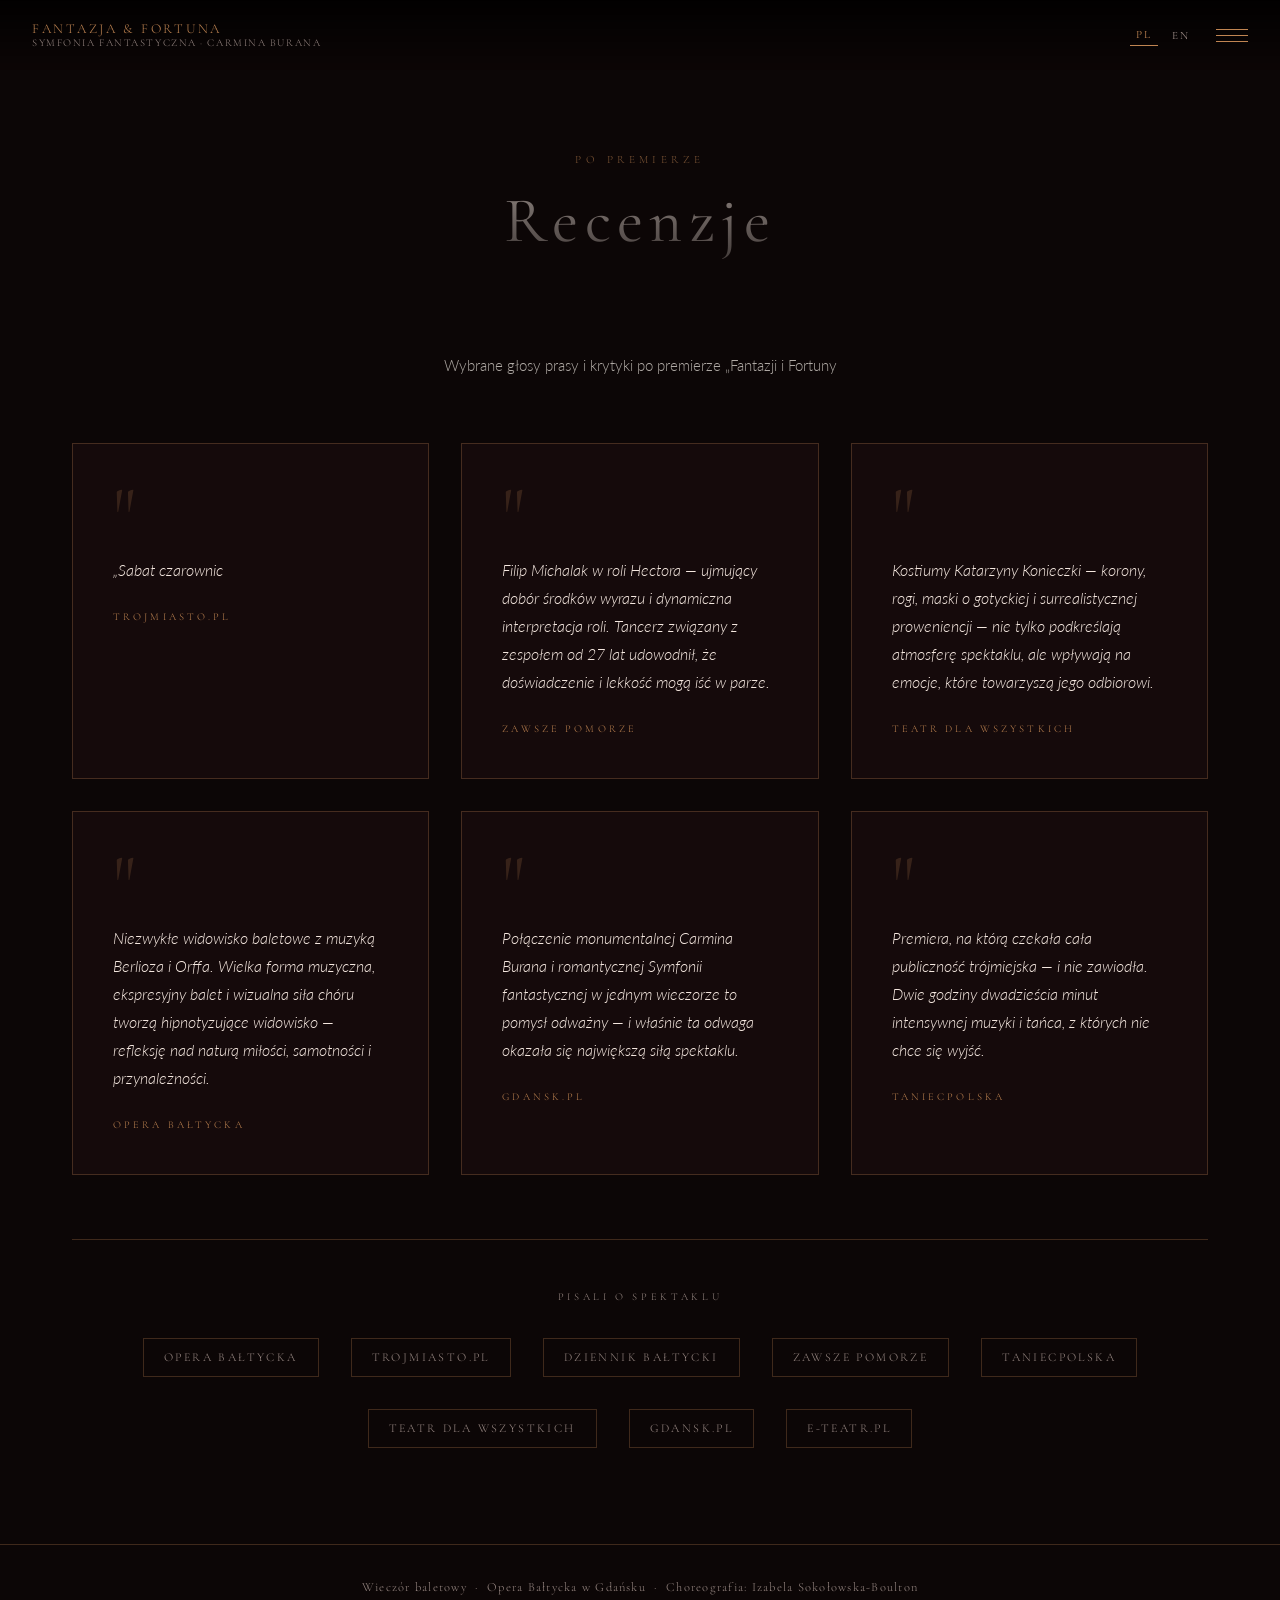
<file: recenzje.html>
<!DOCTYPE html>
<html lang="pl">
<head>
  <meta charset="UTF-8">
  <meta name="viewport" content="width=device-width, initial-scale=1.0">
  <title>Recenzje — Fantazja &amp; Fortuna</title>
  <link rel="stylesheet" href="css/main.css">
  <link rel="stylesheet" href="css/pages.css">
</head>
<body>

  <header class="nav">
    <a href="index.html" class="nav__logo">
      Fantazja &amp; Fortuna
      <span data-pl="Symfonia fantastyczna · Carmina Burana" data-en="Symphonie fantastique · Carmina Burana">Symfonia fantastyczna · Carmina Burana</span>
    </a>
    <div class="nav__right">
      <div class="lang-toggle">
        <button data-lang="pl" class="active">PL</button>
        <button data-lang="en">EN</button>
      </div>
      <button class="hamburger" aria-label="Menu"><span></span><span></span><span></span></button>
    </div>
  </header>

  <div class="menu-overlay">
    <nav>
      <a href="historia.html"  data-pl="Historia"  data-en="History">Historia</a>
      <a href="postacie.html"  data-pl="Postacie"  data-en="Characters">Postacie</a>
      <a href="libretto.html"  data-pl="Libretto"  data-en="Libretto">Libretto</a>
      <a href="galeria.html"   data-pl="Galeria"   data-en="Gallery">Galeria</a>
      <a href="tworcy.html"    data-pl="Twórcy"    data-en="Creators">Twórcy</a>
      <a href="kulisy.html"    data-pl="Kulisy"    data-en="Behind the Scenes">Kulisy</a>
<!--      <a href="wywiad.html"    data-pl="Wywiad"    data-en="Interview">Wywiad</a> -->
      <a href="recenzje.html"  data-pl="Recenzje"  data-en="Press">Recenzje</a>
    </nav>
  </div>

  <div class="page-wrapper">
    <div class="page-hero fade-in">
      <p class="page-hero__subtitle" data-pl="Po premierze" data-en="After the premiere">Po premierze</p>
      <h1 class="page-hero__title" data-pl="Recenzje" data-en="Press">Recenzje</h1>
    </div>

    <div class="content-container">

      <p class="reviews-intro fade-in"
         data-pl="Wybrane głosy prasy i krytyki po premierze „Fantazji i Fortuny" — 16 maja 2025 roku w Operze Bałtyckiej w Gdańsku."
         data-en="Selected press and critical voices after the premiere of 'Fantazja i Fortuna' — 16 May 2025 at the Baltic Opera in Gdańsk.">
        Wybrane głosy prasy i krytyki po premierze „Fantazji i Fortuny" — 16 maja 2025 roku w Operze Bałtyckiej w Gdańsku.
      </p>

      <div class="reviews-grid">

        <article class="review-card fade-in">
          <div class="review-card__mark">"</div>
          <p class="review-card__text"
             data-pl="„Sabat czarownic" wywołuje wrażenie obserwowania malarstwa Boscha — ta scena jest perfekcyjna w każdym względzie. I ruchowo, i wizualnie, i muzycznie."
             data-en="The 'Witches' Sabbath' gives the impression of watching a painting by Bosch — that scene is perfect in every respect. In movement, in visuals and in music.">
            „Sabat czarownic" wywołuje wrażenie obserwowania malarstwa Boscha — ta scena jest perfekcyjna w każdym względzie. I ruchowo, i wizualnie, i muzycznie.
          </p>
          <p class="review-card__source">
            <a href="https://www.trojmiasto.pl/kultura/Wyjatkowa-premiera-baletowa-w-Operze-Baltyckiej-Po-premierze-Fantazji-i-Fortuny-n203169.html" target="_blank" rel="noopener">trojmiasto.pl</a>
          </p>
        </article>

        <article class="review-card fade-in">
          <div class="review-card__mark">"</div>
          <p class="review-card__text"
             data-pl="Filip Michalak w roli Hectora — ujmujący dobór środków wyrazu i dynamiczna interpretacja roli. Tancerz związany z zespołem od 27 lat udowodnił, że doświadczenie i lekkość mogą iść w parze."
             data-en="Filip Michalak as Hector — a captivating choice of expression and a dynamic interpretation of the role. A dancer with the company for 27 years, he proved that experience and lightness can go hand in hand.">
            Filip Michalak w roli Hectora — ujmujący dobór środków wyrazu i dynamiczna interpretacja roli. Tancerz związany z zespołem od 27 lat udowodnił, że doświadczenie i lekkość mogą iść w parze.
          </p>
          <p class="review-card__source">
            <a href="https://www.zawszepomorze.pl/artykul/19870,fantazja-i-fortuna-w-operze-baltyckiej-gra-na-emocjach" target="_blank" rel="noopener">Zawsze Pomorze</a>
          </p>
        </article>

        <article class="review-card fade-in">
          <div class="review-card__mark">"</div>
          <p class="review-card__text"
             data-pl="Kostiumy Katarzyny Konieczki — korony, rogi, maski o gotyckiej i surrealistycznej proweniencji — nie tylko podkreślają atmosferę spektaklu, ale wpływają na emocje, które towarzyszą jego odbiorowi."
             data-en="Katarzyna Konieczka's costumes — crowns, horns, masks of Gothic and Surrealist provenance — not only underscore the atmosphere but actively shape the emotions accompanying the experience.">
            Kostiumy Katarzyny Konieczki — korony, rogi, maski o gotyckiej i surrealistycznej proweniencji — nie tylko podkreślają atmosferę spektaklu, ale wpływają na emocje, które towarzyszą jego odbiorowi.
          </p>
          <p class="review-card__source">
            <a href="https://teatrdlawszystkich.pl/fantazja-i-fortuna-premiera-baletowa-w-gdanskiej-operze-baltyckiej/" target="_blank" rel="noopener">Teatr dla Wszystkich</a>
          </p>
        </article>

        <article class="review-card fade-in">
          <div class="review-card__mark">"</div>
          <p class="review-card__text"
             data-pl="Niezwykłe widowisko baletowe z muzyką Berlioza i Orffa. Wielka forma muzyczna, ekspresyjny balet i wizualna siła chóru tworzą hipnotyzujące widowisko — refleksję nad naturą miłości, samotności i przynależności."
             data-en="A remarkable ballet evening with music by Berlioz and Orff. Grand musical form, expressive dance and the visual power of the chorus create a hypnotic spectacle — a reflection on the nature of love, solitude and belonging.">
            Niezwykłe widowisko baletowe z muzyką Berlioza i Orffa. Wielka forma muzyczna, ekspresyjny balet i wizualna siła chóru tworzą hipnotyzujące widowisko — refleksję nad naturą miłości, samotności i przynależności.
          </p>
          <p class="review-card__source">
            <a href="https://operabaltycka.pl/wydarzenie/fantazja-i-fortuna" target="_blank" rel="noopener">Opera Bałtycka</a>
          </p>
        </article>

        <article class="review-card fade-in">
          <div class="review-card__mark">"</div>
          <p class="review-card__text"
             data-pl="Połączenie monumentalnej Carmina Burana i romantycznej Symfonii fantastycznej w jednym wieczorze to pomysł odważny — i właśnie ta odwaga okazała się największą siłą spektaklu."
             data-en="Pairing the monumental Carmina Burana with the Romantic Symphonie fantastique in a single evening is a daring idea — and it is exactly that daring that proves the production's greatest strength.">
            Połączenie monumentalnej Carmina Burana i romantycznej Symfonii fantastycznej w jednym wieczorze to pomysł odważny — i właśnie ta odwaga okazała się największą siłą spektaklu.
          </p>
          <p class="review-card__source">
            <a href="https://www.gdansk.pl/wiadomosci/Carmina-Burana-Symfonia-Fantastyczna-i-balet-Nowa-premiera-w-Operze-Baltyckiej,a,287195" target="_blank" rel="noopener">gdansk.pl</a>
          </p>
        </article>

        <article class="review-card fade-in">
          <div class="review-card__mark">"</div>
          <p class="review-card__text"
             data-pl="Premiera, na którą czekała cała publiczność trójmiejska — i nie zawiodła. Dwie godziny dwadzieścia minut intensywnej muzyki i tańca, z których nie chce się wyjść."
             data-en="A premiere awaited by all of the Tri-City audience — and it did not disappoint. Two hours and twenty minutes of intense music and dance, from which one does not want to leave.">
            Premiera, na którą czekała cała publiczność trójmiejska — i nie zawiodła. Dwie godziny dwadzieścia minut intensywnej muzyki i tańca, z których nie chce się wyjść.
          </p>
          <p class="review-card__source">
            <a href="https://taniecpolska.pl/aktualnosci/gdansk-widowiskowa-premiera-baletowa-fortuna-i-fantazja-w-operze-baltyckiej/" target="_blank" rel="noopener">taniecPOLSKA</a>
          </p>
        </article>

      </div>

      <!-- Media logos -->
      <div class="reviews-media-logos fade-in">
        <p class="reviews-media-logos__label" data-pl="Pisali o spektaklu" data-en="Press coverage">Pisali o spektaklu</p>
        <div class="media-logos">
          <a class="media-logo" href="https://operabaltycka.pl/wydarzenie/fantazja-i-fortuna" target="_blank" rel="noopener">Opera Bałtycka</a>
          <a class="media-logo" href="https://www.trojmiasto.pl/kultura/Fantazja-i-Fortuna-s4311.html" target="_blank" rel="noopener">trojmiasto.pl</a>
          <a class="media-logo" href="https://dziennikbaltycki.pl/jak-zatanczyc-milosc-czyli-fantazja-i-fortuna-w-operze-baltyckiej/ar/c1p2-27565397" target="_blank" rel="noopener">Dziennik Bałtycki</a>
          <a class="media-logo" href="https://www.zawszepomorze.pl/artykul/19870,fantazja-i-fortuna-w-operze-baltyckiej-gra-na-emocjach" target="_blank" rel="noopener">Zawsze Pomorze</a>
          <a class="media-logo" href="https://taniecpolska.pl/aktualnosci/gdansk-widowiskowa-premiera-baletowa-fortuna-i-fantazja-w-operze-baltyckiej/" target="_blank" rel="noopener">taniecPOLSKA</a>
          <a class="media-logo" href="https://teatrdlawszystkich.pl/fantazja-i-fortuna-premiera-baletowa-w-gdanskiej-operze-baltyckiej/" target="_blank" rel="noopener">Teatr dla Wszystkich</a>
          <a class="media-logo" href="https://www.gdansk.pl/wiadomosci/Carmina-Burana-Symfonia-Fantastyczna-i-balet-Nowa-premiera-w-Operze-Baltyckiej,a,287195" target="_blank" rel="noopener">gdansk.pl</a>
          <a class="media-logo" href="https://e-teatr.pl/fantazja-i-fortuna-symfonia-fantastyczna-carmina-burana-s30041" target="_blank" rel="noopener">e-teatr.pl</a>
        </div>
      </div>

    </div>
  </div>

  <footer>
    <p>
      <span data-pl="Wieczór baletowy" data-en="A ballet evening">Wieczór baletowy</span>
      &nbsp;·&nbsp; Opera Bałtycka w Gdańsku &nbsp;·&nbsp;
      <span data-pl="Choreografia: Izabela Sokołowska-Boulton" data-en="Choreography: Izabela Sokołowska-Boulton">Choreografia: Izabela Sokołowska-Boulton</span>
    </p>
  </footer>

  <script src="js/main.js"></script>
</body>
</html>
</file>
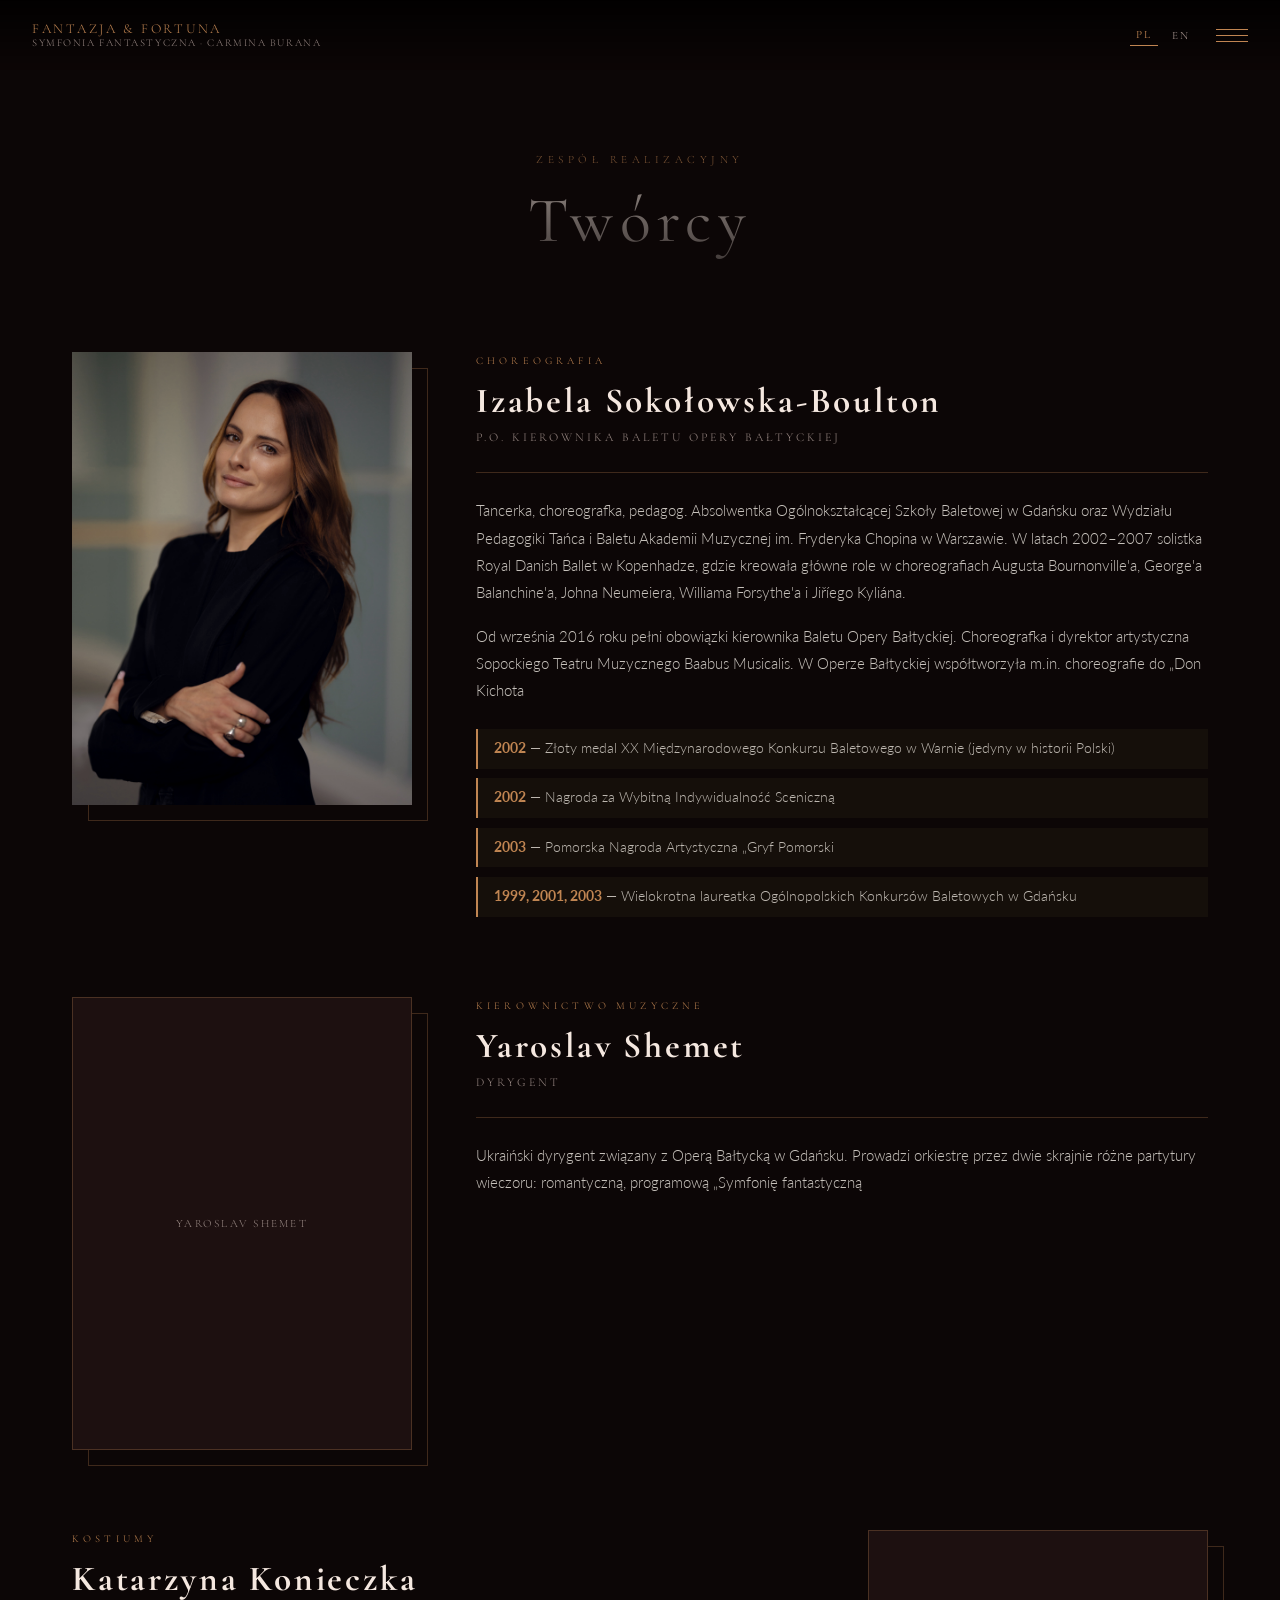
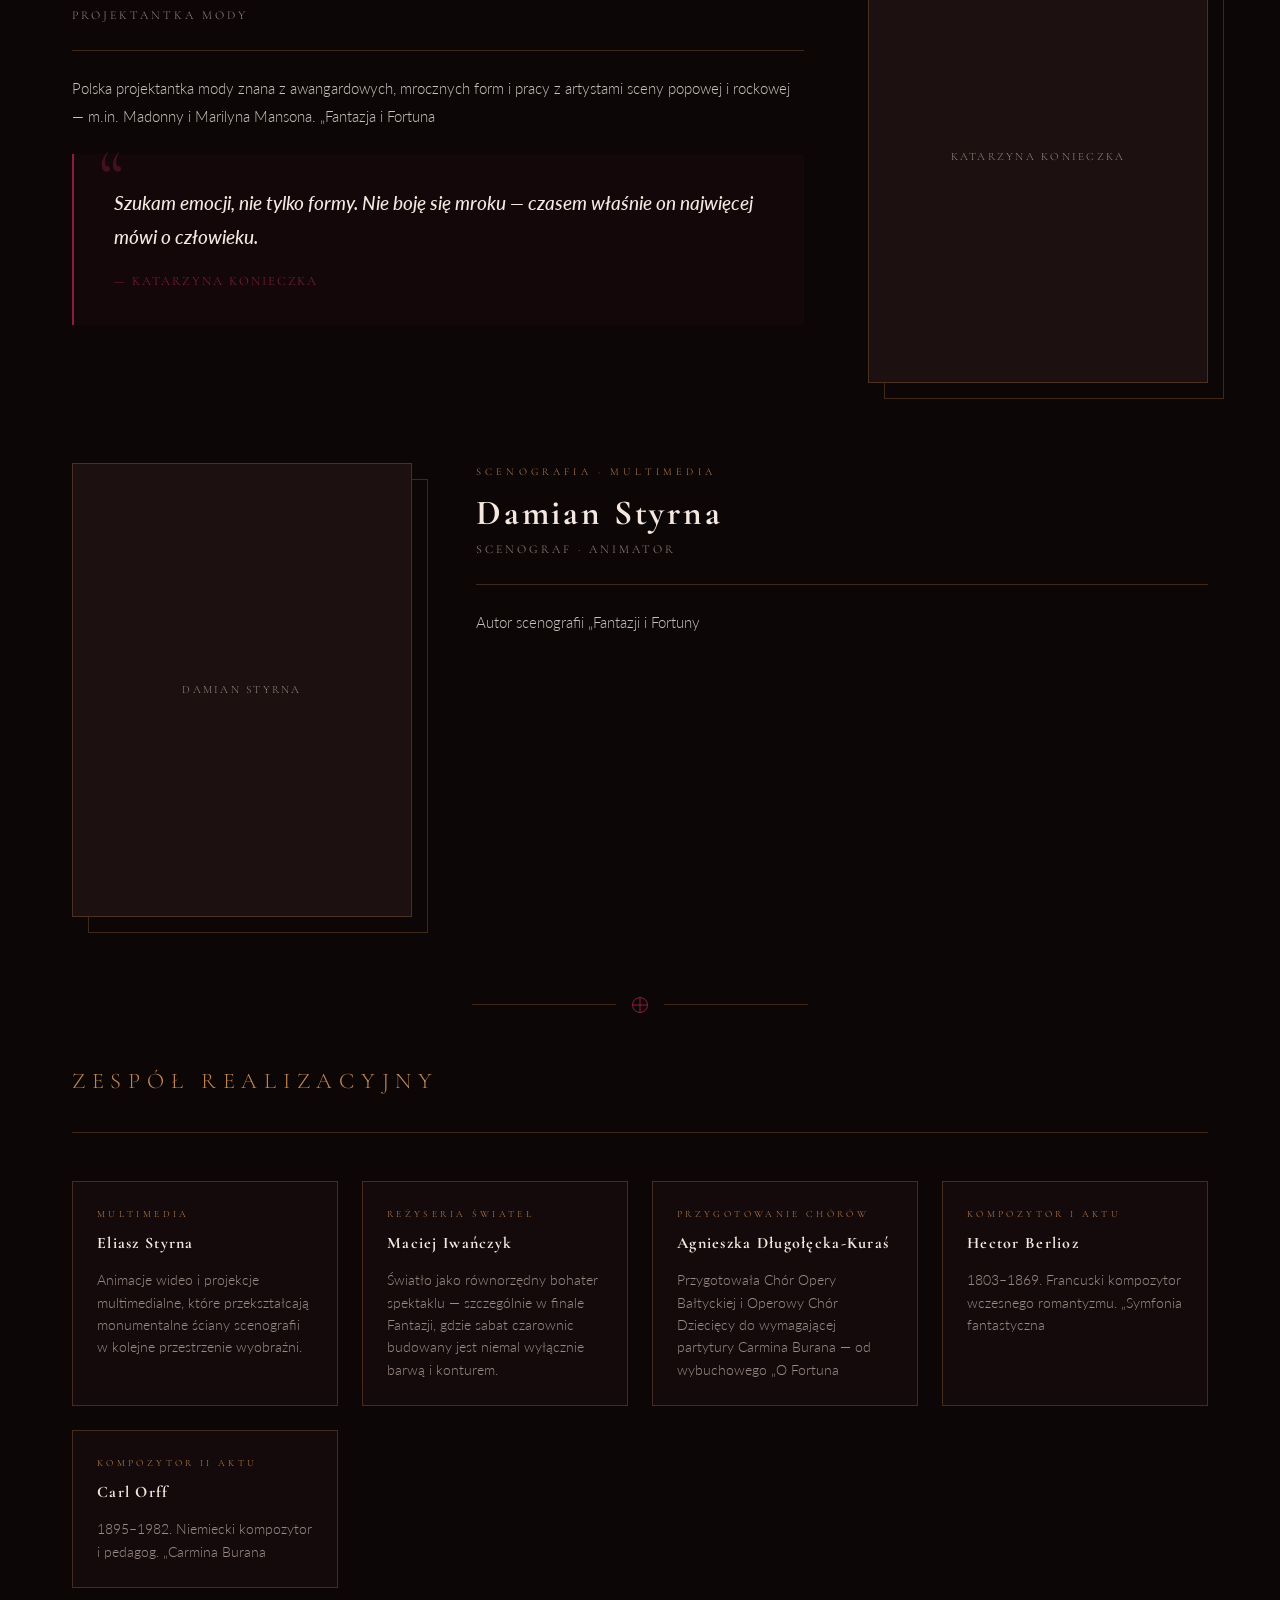
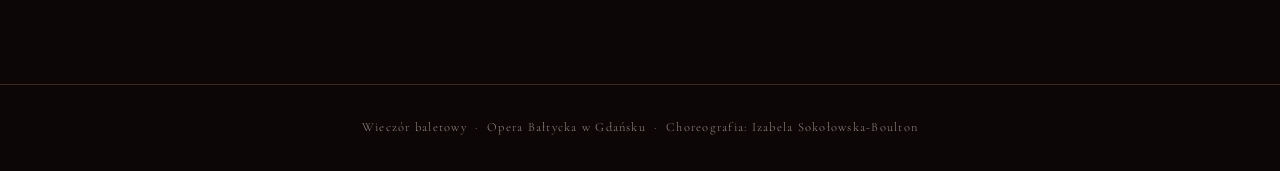
<file: tworcy.html>
<!DOCTYPE html>
<html lang="pl">
<head>
  <meta charset="UTF-8">
  <meta name="viewport" content="width=device-width, initial-scale=1.0">
  <title>Twórcy — Fantazja &amp; Fortuna</title>
  <link rel="stylesheet" href="css/main.css">
  <link rel="stylesheet" href="css/pages.css">
</head>
<body>

  <header class="nav">
    <a href="index.html" class="nav__logo">
      Fantazja &amp; Fortuna
      <span data-pl="Symfonia fantastyczna · Carmina Burana" data-en="Symphonie fantastique · Carmina Burana">Symfonia fantastyczna · Carmina Burana</span>
    </a>
    <div class="nav__right">
      <div class="lang-toggle">
        <button data-lang="pl" class="active">PL</button>
        <button data-lang="en">EN</button>
      </div>
      <button class="hamburger" aria-label="Menu"><span></span><span></span><span></span></button>
    </div>
  </header>

  <div class="menu-overlay">
    <nav>
      <a href="historia.html"  data-pl="Historia"  data-en="History">Historia</a>
      <a href="postacie.html"  data-pl="Postacie"  data-en="Characters">Postacie</a>
      <a href="libretto.html"  data-pl="Libretto"  data-en="Libretto">Libretto</a>
      <a href="galeria.html"   data-pl="Galeria"   data-en="Gallery">Galeria</a>
      <a href="tworcy.html"    data-pl="Twórcy"    data-en="Creators">Twórcy</a>
      <a href="kulisy.html"    data-pl="Kulisy"    data-en="Behind the Scenes">Kulisy</a>
<!--      <a href="wywiad.html"    data-pl="Wywiad"    data-en="Interview">Wywiad</a> -->
      <a href="recenzje.html"  data-pl="Recenzje"  data-en="Press">Recenzje</a>
    </nav>
  </div>

  <div class="page-wrapper">
    <div class="page-hero fade-in">
      <p class="page-hero__subtitle" data-pl="Zespół realizacyjny" data-en="Creative team">Zespół realizacyjny</p>
      <h1 class="page-hero__title" data-pl="Twórcy" data-en="Creators">Twórcy</h1>
    </div>

    <div class="content-container">

      <div class="creators-main">

        <!-- Izabela Sokołowska-Boulton -->
        <div class="creator-feature fade-in">
          <div class="creator-feature__img-wrap">
            <img class="creator-feature__img" src="images/BalletCreators/IzabelaSokolowska.jpg" alt="Izabela Sokołowska-Boulton">
          </div>
          <div class="creator-feature__body">
            <p class="creator-feature__label" data-pl="Choreografia" data-en="Choreography">Choreografia</p>
            <h2 class="creator-feature__name">Izabela Sokołowska-Boulton</h2>
            <p class="creator-feature__role" data-pl="P.o. kierownika Baletu Opery Bałtyckiej" data-en="Acting director of the Baltic Opera Ballet">P.o. kierownika Baletu Opery Bałtyckiej</p>
            <p class="creator-feature__bio"
               data-pl="Tancerka, choreografka, pedagog. Absolwentka Ogólnokształcącej Szkoły Baletowej w Gdańsku oraz Wydziału Pedagogiki Tańca i Baletu Akademii Muzycznej im. Fryderyka Chopina w Warszawie. W latach 2002–2007 solistka Royal Danish Ballet w Kopenhadze, gdzie kreowała główne role w choreografiach Augusta Bournonville'a, George'a Balanchine'a, Johna Neumeiera, Williama Forsythe'a i Jiříego Kyliána."
               data-en="Dancer, choreographer, teacher. Graduate of the Gdańsk State Ballet School and of the Faculty of Dance and Ballet Pedagogy at the Fryderyk Chopin Music Academy in Warsaw. From 2002 to 2007 a soloist of the Royal Danish Ballet in Copenhagen, where she created leading roles in works by August Bournonville, George Balanchine, John Neumeier, William Forsythe and Jiří Kylián.">
              Tancerka, choreografka, pedagog. Absolwentka Ogólnokształcącej Szkoły Baletowej w Gdańsku oraz Wydziału Pedagogiki Tańca i Baletu Akademii Muzycznej im. Fryderyka Chopina w Warszawie. W latach 2002–2007 solistka Royal Danish Ballet w Kopenhadze, gdzie kreowała główne role w choreografiach Augusta Bournonville'a, George'a Balanchine'a, Johna Neumeiera, Williama Forsythe'a i Jiříego Kyliána.
            </p>
            <p class="creator-feature__bio"
               data-pl="Od września 2016 roku pełni obowiązki kierownika Baletu Opery Bałtyckiej. Choreografka i dyrektor artystyczna Sopockiego Teatru Muzycznego Baabus Musicalis. W Operze Bałtyckiej współtworzyła m.in. choreografie do „Don Kichota" i „Giselle". „Fantazja i Fortuna" to jej pierwsza tak rozbudowana autorska forma — wieczór baletowy łączący „Symfonię fantastyczną" Berlioza i „Carmina Burana" Orffa."
               data-en="Since September 2016 she has served as acting director of the Baltic Opera Ballet. She is choreographer and artistic director of the Sopot Musical Theatre Baabus Musicalis. At the Baltic Opera she has co-created choreographies including 'Don Quixote' and 'Giselle'. 'Fantazja i Fortuna' is her most ambitious original work to date — a ballet evening pairing Berlioz's 'Symphonie fantastique' with Orff's 'Carmina Burana'.">
              Od września 2016 roku pełni obowiązki kierownika Baletu Opery Bałtyckiej. Choreografka i dyrektor artystyczna Sopockiego Teatru Muzycznego Baabus Musicalis. W Operze Bałtyckiej współtworzyła m.in. choreografie do „Don Kichota" i „Giselle". „Fantazja i Fortuna" to jej pierwsza tak rozbudowana autorska forma — wieczór baletowy łączący „Symfonię fantastyczną" Berlioza i „Carmina Burana" Orffa.
            </p>
            <ul class="awards-list">
              <li><strong>2002</strong> — <span data-pl="Złoty medal XX Międzynarodowego Konkursu Baletowego w Warnie (jedyny w historii Polski)" data-en="Gold medal at the 20th International Ballet Competition in Varna (the only Polish gold in the contest's history)">Złoty medal XX Międzynarodowego Konkursu Baletowego w Warnie (jedyny w historii Polski)</span></li>
              <li><strong>2002</strong> — <span data-pl="Nagroda za Wybitną Indywidualność Sceniczną" data-en="Outstanding Stage Personality Award">Nagroda za Wybitną Indywidualność Sceniczną</span></li>
              <li><strong>2003</strong> — <span data-pl="Pomorska Nagroda Artystyczna „Gryf Pomorski" w kategorii debiut" data-en="Pomeranian Artistic Award 'Gryf Pomorski' — debut category">Pomorska Nagroda Artystyczna „Gryf Pomorski" w kategorii debiut</span></li>
              <li><strong>1999, 2001, 2003</strong> — <span data-pl="Wielokrotna laureatka Ogólnopolskich Konkursów Baletowych w Gdańsku" data-en="Multiple winner of the National Ballet Competition in Gdańsk">Wielokrotna laureatka Ogólnopolskich Konkursów Baletowych w Gdańsku</span></li>
            </ul>
          </div>
        </div>

        <!-- Wojciech Warszawski — ukryty na prośbę choreografki (do ew. przywrócenia)
        <div class="creator-feature reverse fade-in">
          <div class="creator-feature__img-wrap">
            <div class="creator-placeholder" data-pl="Wojciech Warszawski" data-en="Wojciech Warszawski">Wojciech Warszawski</div>
          </div>
          <div class="creator-feature__body">
            <p class="creator-feature__label" data-pl="Współchoreografia · Fortuna" data-en="Co-choreography · Fortuna">Współchoreografia · Fortuna</p>
            <h2 class="creator-feature__name">Wojciech Warszawski</h2>
            <p class="creator-feature__role" data-pl="Choreograf · Tancerz" data-en="Choreographer · Dancer">Choreograf · Tancerz</p>
            <p class="creator-feature__bio"
               data-pl="Stały współpracownik Izabeli Sokołowskiej-Boulton w pracy choreograficznej w Operze Bałtyckiej. Współautor choreografii do „Don Kichota", „Giselle" i „Fortuny" — drugiego aktu spektaklu „Fantazja i Fortuna". W „Fortunie" odpowiada za zbiorowy ruch tłumu — koło fortuny, biesiadników w tawernie, kochanków w „Cour d'amours" i finałowy powrót „O Fortuna"."
               data-en="A regular collaborator of Izabela Sokołowska-Boulton on choreographic work at the Baltic Opera. Co-choreographer of 'Don Quixote', 'Giselle' and 'Fortuna' — the second act of 'Fantazja i Fortuna'. In 'Fortuna' he is responsible for the choreography of the crowd — the wheel of fortune, the tavern revellers, the lovers in 'Cour d'amours' and the final return of 'O Fortuna'.">
              Stały współpracownik Izabeli Sokołowskiej-Boulton w pracy choreograficznej w Operze Bałtyckiej. Współautor choreografii do „Don Kichota", „Giselle" i „Fortuny" — drugiego aktu spektaklu „Fantazja i Fortuna". W „Fortunie" odpowiada za zbiorowy ruch tłumu — koło fortuny, biesiadników w tawernie, kochanków w „Cour d'amours" i finałowy powrót „O Fortuna".
            </p>
          </div>
        </div>
        -->

        <!-- Yaroslav Shemet -->
        <div class="creator-feature fade-in">
          <div class="creator-feature__img-wrap">
            <div class="creator-placeholder" data-pl="Yaroslav Shemet" data-en="Yaroslav Shemet">Yaroslav Shemet</div>
          </div>
          <div class="creator-feature__body">
            <p class="creator-feature__label" data-pl="Kierownictwo muzyczne" data-en="Musical direction">Kierownictwo muzyczne</p>
            <h2 class="creator-feature__name">Yaroslav Shemet</h2>
            <p class="creator-feature__role" data-pl="Dyrygent" data-en="Conductor">Dyrygent</p>
            <p class="creator-feature__bio"
               data-pl="Ukraiński dyrygent związany z Operą Bałtycką w Gdańsku. Prowadzi orkiestrę przez dwie skrajnie różne partytury wieczoru: romantyczną, programową „Symfonię fantastyczną" Berlioza — gdzie każdy obraz wymaga zmiany barwy, tempa i charakteru — oraz monumentalną „Carmina Burana" Orffa, w której orkiestra musi wytrzymać dwa pełne chóry, chór dziecięcy i trzech solistów."
               data-en="Ukrainian conductor associated with the Baltic Opera in Gdańsk. He leads the orchestra through the evening's two radically different scores: Berlioz's Romantic, programmatic 'Symphonie fantastique' — in which each tableau demands a change of colour, tempo and character — and Orff's monumental 'Carmina Burana', where the orchestra must hold its own against two full choirs, a children's choir and three soloists.">
              Ukraiński dyrygent związany z Operą Bałtycką w Gdańsku. Prowadzi orkiestrę przez dwie skrajnie różne partytury wieczoru: romantyczną, programową „Symfonię fantastyczną" Berlioza — gdzie każdy obraz wymaga zmiany barwy, tempa i charakteru — oraz monumentalną „Carmina Burana" Orffa, w której orkiestra musi wytrzymać dwa pełne chóry, chór dziecięcy i trzech solistów.
            </p>
          </div>
        </div>

        <!-- Katarzyna Konieczka -->
        <div class="creator-feature reverse fade-in">
          <div class="creator-feature__img-wrap">
            <div class="creator-placeholder" data-pl="Katarzyna Konieczka" data-en="Katarzyna Konieczka">Katarzyna Konieczka</div>
          </div>
          <div class="creator-feature__body">
            <p class="creator-feature__label" data-pl="Kostiumy" data-en="Costumes">Kostiumy</p>
            <h2 class="creator-feature__name">Katarzyna Konieczka</h2>
            <p class="creator-feature__role" data-pl="Projektantka mody" data-en="Fashion designer">Projektantka mody</p>
            <p class="creator-feature__bio"
               data-pl="Polska projektantka mody znana z awangardowych, mrocznych form i pracy z artystami sceny popowej i rockowej — m.in. Madonny i Marilyna Mansona. „Fantazja i Fortuna" to jej teatralny debiut. Kostiumy obu części spektaklu — korony, rogi, maski o gotyckiej i surrealistycznej proweniencji — są dla niej kontynuacją mody scenicznej, a nie tradycyjnego kostiumu baletowego."
               data-en="Polish fashion designer known for avant-garde, dark forms and for collaborations with pop and rock artists — among them Madonna and Marilyn Manson. 'Fantazja i Fortuna' is her theatrical debut. The costumes of both parts of the performance — crowns, horns, masks of Gothic and Surrealist provenance — are for her a continuation of stage fashion rather than traditional ballet costume.">
              Polska projektantka mody znana z awangardowych, mrocznych form i pracy z artystami sceny popowej i rockowej — m.in. Madonny i Marilyna Mansona. „Fantazja i Fortuna" to jej teatralny debiut. Kostiumy obu części spektaklu — korony, rogi, maski o gotyckiej i surrealistycznej proweniencji — są dla niej kontynuacją mody scenicznej, a nie tradycyjnego kostiumu baletowego.
            </p>
            <div class="pull-quote" style="margin:1.5rem 0 0;">
              <p data-pl="Szukam emocji, nie tylko formy. Nie boję się mroku — czasem właśnie on najwięcej mówi o człowieku."
                 data-en="I look for emotion, not just form. I am not afraid of darkness — sometimes it speaks most about a human being.">
                Szukam emocji, nie tylko formy. Nie boję się mroku — czasem właśnie on najwięcej mówi o człowieku.
              </p>
              <cite>— Katarzyna Konieczka</cite>
            </div>
          </div>
        </div>

        <!-- Damian Styrna -->
        <div class="creator-feature fade-in">
          <div class="creator-feature__img-wrap">
            <div class="creator-placeholder" data-pl="Damian Styrna" data-en="Damian Styrna">Damian Styrna</div>
          </div>
          <div class="creator-feature__body">
            <p class="creator-feature__label" data-pl="Scenografia · Multimedia" data-en="Set design · Multimedia">Scenografia · Multimedia</p>
            <h2 class="creator-feature__name">Damian Styrna</h2>
            <p class="creator-feature__role" data-pl="Scenograf · Animator" data-en="Set designer · Animator">Scenograf · Animator</p>
            <p class="creator-feature__bio"
               data-pl="Autor scenografii „Fantazji i Fortuny" — monumentalnych, mrocznych ścian o pofalowanej powierzchni, które stanowią uniwersalne tło dla obu aktów. Pozwalają na grę światła Macieja Iwańczyka i animacji multimedialnych jego brata Eliasza Styrny — jedna przestrzeń przeobraża się w paryski salon, polską wieś, sabat czarownic, średniowieczną tawernę i koło fortuny."
               data-en="Author of the set design for 'Fantazja i Fortuna' — monumental, dark walls with a wave-like surface that serve as a universal backdrop for both acts. They allow Maciej Iwańczyk's lighting and the multimedia animations of his brother Eliasz Styrna to play freely — a single space morphs into a Parisian salon, a Polish countryside, a witches' sabbath, a medieval tavern and the wheel of fortune.">
              Autor scenografii „Fantazji i Fortuny" — monumentalnych, mrocznych ścian o pofalowanej powierzchni, które stanowią uniwersalne tło dla obu aktów. Pozwalają na grę światła Macieja Iwańczyka i animacji multimedialnych jego brata Eliasza Styrny — jedna przestrzeń przeobraża się w paryski salon, polską wieś, sabat czarownic, średniowieczną tawernę i koło fortuny.
            </p>
          </div>
        </div>

      </div>

      <div class="deco-separator fade-in"><span class="deco-separator__diamond"></span></div>

      <!-- Pomocniczy twórcy -->
      <p class="section-title fade-in" data-pl="Zespół realizacyjny" data-en="Production team">Zespół realizacyjny</p>

      <div class="creators-secondary">

        <div class="creator-minor fade-in">
          <p class="creator-minor__role" data-pl="Multimedia" data-en="Multimedia">Multimedia</p>
          <h3 class="creator-minor__name">Eliasz Styrna</h3>
          <p class="creator-minor__desc"
             data-pl="Animacje wideo i projekcje multimedialne, które przekształcają monumentalne ściany scenografii w kolejne przestrzenie wyobraźni."
             data-en="Video animation and multimedia projections that transform the monumental set walls into successive spaces of imagination.">
            Animacje wideo i projekcje multimedialne, które przekształcają monumentalne ściany scenografii w kolejne przestrzenie wyobraźni.
          </p>
        </div>

        <div class="creator-minor fade-in">
          <p class="creator-minor__role" data-pl="Reżyseria świateł" data-en="Lighting design">Reżyseria świateł</p>
          <h3 class="creator-minor__name">Maciej Iwańczyk</h3>
          <p class="creator-minor__desc"
             data-pl="Światło jako równorzędny bohater spektaklu — szczególnie w finale Fantazji, gdzie sabat czarownic budowany jest niemal wyłącznie barwą i konturem."
             data-en="Light as an equal protagonist of the performance — especially in the finale of 'Fantazja', where the witches' sabbath is built almost entirely from colour and contour.">
            Światło jako równorzędny bohater spektaklu — szczególnie w finale Fantazji, gdzie sabat czarownic budowany jest niemal wyłącznie barwą i konturem.
          </p>
        </div>

        <div class="creator-minor fade-in">
          <p class="creator-minor__role" data-pl="Przygotowanie chórów" data-en="Chorus master">Przygotowanie chórów</p>
          <h3 class="creator-minor__name">Agnieszka Długołęcka-Kuraś</h3>
          <p class="creator-minor__desc"
             data-pl="Przygotowała Chór Opery Bałtyckiej i Operowy Chór Dziecięcy do wymagającej partytury Carmina Burana — od wybuchowego „O Fortuna" po lirykę „Cour d'amours"."
             data-en="Prepared the Baltic Opera Choir and Children's Choir for the demanding score of Carmina Burana — from the explosive 'O Fortuna' to the lyricism of 'Cour d'amours'.">
            Przygotowała Chór Opery Bałtyckiej i Operowy Chór Dziecięcy do wymagającej partytury Carmina Burana — od wybuchowego „O Fortuna" po lirykę „Cour d'amours".
          </p>
        </div>

        <div class="creator-minor fade-in">
          <p class="creator-minor__role" data-pl="Kompozytor I aktu" data-en="Composer · Act I">Kompozytor I aktu</p>
          <h3 class="creator-minor__name">Hector Berlioz</h3>
          <p class="creator-minor__desc"
             data-pl="1803–1869. Francuski kompozytor wczesnego romantyzmu. „Symfonia fantastyczna" (1830) — autobiograficzna opowieść o jego nieszczęśliwej miłości — to jedno z najważniejszych dzieł XIX wieku."
             data-en="1803–1869. French Early Romantic composer. The 'Symphonie fantastique' (1830) — an autobiographical tale of his unhappy love — is one of the most important works of the 19th century.">
            1803–1869. Francuski kompozytor wczesnego romantyzmu. „Symfonia fantastyczna" (1830) — autobiograficzna opowieść o jego nieszczęśliwej miłości — to jedno z najważniejszych dzieł XIX wieku.
          </p>
        </div>

        <div class="creator-minor fade-in">
          <p class="creator-minor__role" data-pl="Kompozytor II aktu" data-en="Composer · Act II">Kompozytor II aktu</p>
          <h3 class="creator-minor__name">Carl Orff</h3>
          <p class="creator-minor__desc"
             data-pl="1895–1982. Niemiecki kompozytor i pedagog. „Carmina Burana" (1937) — sceniczna kantata oparta na średniowiecznych pieśniach z klasztoru Benediktbeuern — przyniosła mu światową sławę."
             data-en="1895–1982. German composer and music educator. 'Carmina Burana' (1937) — a scenic cantata based on medieval songs from the Benediktbeuern monastery — brought him worldwide fame.">
            1895–1982. Niemiecki kompozytor i pedagog. „Carmina Burana" (1937) — sceniczna kantata oparta na średniowiecznych pieśniach z klasztoru Benediktbeuern — przyniosła mu światową sławę.
          </p>
        </div>

      </div>

    </div>
  </div>

  <footer>
    <p>
      <span data-pl="Wieczór baletowy" data-en="A ballet evening">Wieczór baletowy</span>
      &nbsp;·&nbsp; Opera Bałtycka w Gdańsku &nbsp;·&nbsp;
      <span data-pl="Choreografia: Izabela Sokołowska-Boulton" data-en="Choreography: Izabela Sokołowska-Boulton">Choreografia: Izabela Sokołowska-Boulton</span>
    </p>
  </footer>

  <script src="js/main.js"></script>
</body>
</html>
</file>
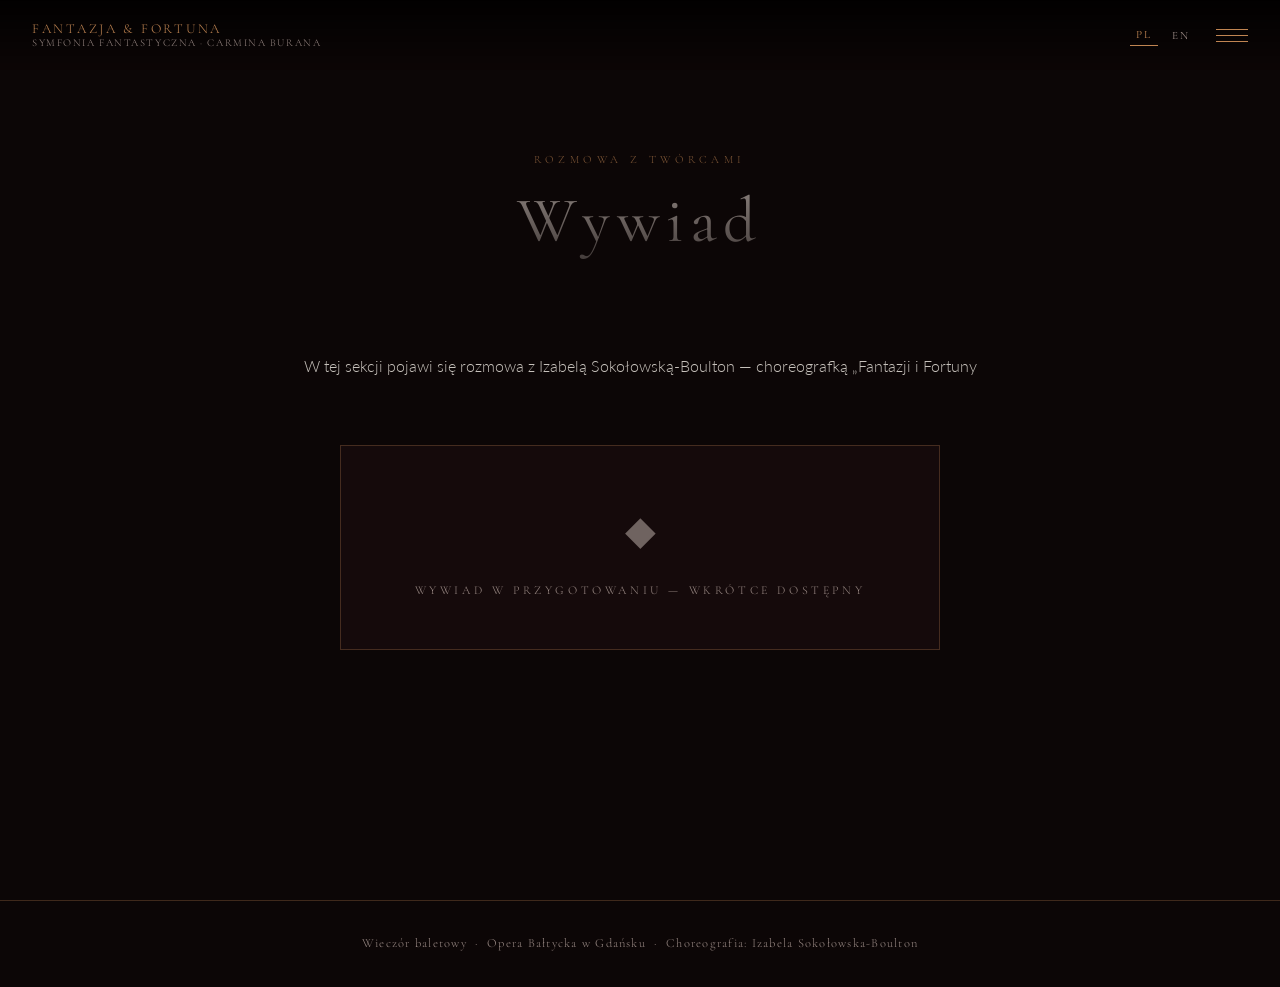
<file: wywiad.html>
<!DOCTYPE html>
<html lang="pl">
<head>
  <meta charset="UTF-8">
  <meta name="viewport" content="width=device-width, initial-scale=1.0">
  <title>Wywiad — Fantazja &amp; Fortuna</title>
  <link rel="stylesheet" href="css/main.css">
  <link rel="stylesheet" href="css/pages.css">
</head>
<body>

  <header class="nav">
    <a href="index.html" class="nav__logo">
      Fantazja &amp; Fortuna
      <span data-pl="Symfonia fantastyczna · Carmina Burana" data-en="Symphonie fantastique · Carmina Burana">Symfonia fantastyczna · Carmina Burana</span>
    </a>
    <div class="nav__right">
      <div class="lang-toggle">
        <button data-lang="pl" class="active">PL</button>
        <button data-lang="en">EN</button>
      </div>
      <button class="hamburger" aria-label="Menu"><span></span><span></span><span></span></button>
    </div>
  </header>

  <div class="menu-overlay">
    <nav>
      <a href="historia.html"  data-pl="Historia"  data-en="History">Historia</a>
      <a href="postacie.html"  data-pl="Postacie"  data-en="Characters">Postacie</a>
      <a href="libretto.html"  data-pl="Libretto"  data-en="Libretto">Libretto</a>
      <a href="galeria.html"   data-pl="Galeria"   data-en="Gallery">Galeria</a>
      <a href="tworcy.html"    data-pl="Twórcy"    data-en="Creators">Twórcy</a>
      <a href="kulisy.html"    data-pl="Kulisy"    data-en="Behind the Scenes">Kulisy</a>
<!--      <a href="wywiad.html"    data-pl="Wywiad"    data-en="Interview">Wywiad</a> -->
      <a href="recenzje.html"  data-pl="Recenzje"  data-en="Press">Recenzje</a>
    </nav>
  </div>

  <div class="page-wrapper">
    <div class="page-hero fade-in">
      <p class="page-hero__subtitle" data-pl="Rozmowa z twórcami" data-en="Conversation with the creators">Rozmowa z twórcami</p>
      <h1 class="page-hero__title" data-pl="Wywiad" data-en="Interview">Wywiad</h1>
    </div>

    <div class="content-container">

      <p class="kulisy-intro fade-in"
         data-pl="W tej sekcji pojawi się rozmowa z Izabelą Sokołowską-Boulton — choreografką „Fantazji i Fortuny" i p.o. kierownika Baletu Opery Bałtyckiej — o pracy nad spektaklem, łączeniu Berlioza i Orffa, oraz o tym, jak zbudowała ruch dla dwóch tak różnych światów muzycznych."
           data-en="This section will feature a conversation with Izabela Sokołowska-Boulton — choreographer of 'Fantazja i Fortuna' and acting director of the Baltic Opera Ballet — about her work on the production, the pairing of Berlioz and Orff, and how she built movement for two such different musical worlds.">
        W tej sekcji pojawi się rozmowa z Izabelą Sokołowską-Boulton — choreografką „Fantazji i Fortuny" i p.o. kierownika Baletu Opery Bałtyckiej — o pracy nad spektaklem, łączeniu Berlioza i Orffa, oraz o tym, jak zbudowała ruch dla dwóch tak różnych światów muzycznych.
      </p>

      <div class="kulisy-coming fade-in">
        <p class="kulisy-coming__icon">◆</p>
        <p class="kulisy-coming__text"
           data-pl="Wywiad w przygotowaniu — wkrótce dostępny"
           data-en="Interview in preparation — coming soon">
          Wywiad w przygotowaniu — wkrótce dostępny
        </p>
      </div>

    </div>
  </div>

  <footer>
    <p>
      <span data-pl="Wieczór baletowy" data-en="A ballet evening">Wieczór baletowy</span>
      &nbsp;·&nbsp; Opera Bałtycka w Gdańsku &nbsp;·&nbsp;
      <span data-pl="Choreografia: Izabela Sokołowska-Boulton" data-en="Choreography: Izabela Sokołowska-Boulton">Choreografia: Izabela Sokołowska-Boulton</span>
    </p>
  </footer>

  <script src="js/main.js"></script>
</body>
</html>
</file>
<file: css/main.css>
@import url('https://fonts.googleapis.com/css2?family=Cormorant+Garamond:ital,wght@0,400;0,500;0,600;0,700;1,400;1,500&family=Lato:wght@300;400;700&display=swap');

/* ── ZMIENNE ── */
:root {
  --bg:         #0c0606;          /* ciepła czerń, lekko czerwonawa */
  --bg-2:       #150a0b;
  --bg-3:       #1d1010;
  --text:       #f5e8e0;          /* ciepła kość słoniowa */
  --text-muted: #9a8a85;          /* ciepły szarobeż */
  --gold:       #c08552;          /* ciepły miedziany — primary akcent */
  --gold-dark:  #7a4f29;
  --crimson:    #8b1e3f;          /* burgund / oxblood — drugi akcent */
  --crimson-d:  #6b1830;
  --red:        #8b1a1a;
  --border:     rgba(192,133,82,0.28);
  --border-h:   rgba(192,133,82,0.65);

  --font-display: 'Cormorant Garamond', serif;
  --font-body:    'Lato', sans-serif;

  --nav-h: 70px;
  --max-w: 1200px;
  --transition: 0.35s ease;
}

/* ── RESET ── */
*, *::before, *::after { box-sizing: border-box; margin: 0; padding: 0; }
html { scroll-behavior: smooth; }

body {
  background: var(--bg);
  color: var(--text);
  font-family: var(--font-body);
  font-weight: 300;
  line-height: 1.75;
  min-height: 100dvh;
}

img { display: block; max-width: 100%; }
a  { color: var(--gold); text-decoration: none; transition: color var(--transition); }
a:hover { color: var(--text); }

/* ── NAWIGACJA ── */
.nav {
  position: fixed;
  top: 0; left: 0; right: 0;
  z-index: 100;
  display: flex;
  align-items: center;
  justify-content: space-between;
  padding: 0 2rem;
  height: var(--nav-h);
  background: linear-gradient(to bottom, rgba(0,0,0,0.85) 0%, transparent 100%);
  transition: background var(--transition);
}

.nav.scrolled {
  background: rgba(10,10,10,0.97);
  border-bottom: 1px solid var(--border);
}

/* Logo */
.nav__logo {
  font-family: var(--font-display);
  font-size: 0.85rem;
  letter-spacing: 0.2em;
  color: var(--gold);
  text-transform: uppercase;
  text-decoration: none;
  line-height: 1.2;
}
.nav__logo span { display: block; font-size: 0.65rem; color: var(--text-muted); letter-spacing: 0.15em; }

/* Prawa strona: PL/EN + hamburger */
.nav__right {
  display: flex;
  align-items: center;
  gap: 1.25rem;
}

/* Przełącznik języka */
.lang-toggle {
  display: flex;
  gap: 0.5rem;
  font-family: var(--font-display);
  font-size: 0.7rem;
  letter-spacing: 0.15em;
}
.lang-toggle button {
  background: none;
  border: none;
  color: var(--text-muted);
  cursor: pointer;
  padding: 0.25rem 0.4rem;
  font-family: inherit;
  font-size: inherit;
  letter-spacing: inherit;
  transition: color var(--transition);
}
.lang-toggle button.active { color: var(--gold); border-bottom: 1px solid var(--gold); }
.lang-toggle button:hover  { color: var(--text); }

/* Hamburger */
.hamburger {
  display: flex;
  flex-direction: column;
  justify-content: center;
  gap: 5px;
  width: 32px;
  height: 32px;
  background: none;
  border: none;
  cursor: pointer;
  padding: 0;
}
.hamburger span {
  display: block;
  width: 100%;
  height: 1px;
  background: var(--gold);
  transition: all var(--transition);
  transform-origin: center;
}
.hamburger.open span:nth-child(1) { transform: translateY(6px) rotate(45deg); }
.hamburger.open span:nth-child(2) { opacity: 0; transform: scaleX(0); }
.hamburger.open span:nth-child(3) { transform: translateY(-6px) rotate(-45deg); }

/* ── MENU OVERLAY ── */
.menu-overlay {
  position: fixed;
  inset: 0;
  z-index: 99;
  background: rgba(5,5,5,0.97);
  display: flex;
  flex-direction: column;
  align-items: center;
  justify-content: center;
  gap: 0;
  opacity: 0;
  pointer-events: none;
  transition: opacity 0.4s ease;
}
.menu-overlay.open {
  opacity: 1;
  pointer-events: all;
}

.menu-overlay::before,
.menu-overlay::after {
  content: '';
  position: absolute;
  left: 50%;
  transform: translateX(-50%);
  width: 1px;
  background: var(--border);
}
.menu-overlay::before { top: 60px; bottom: 60px; }

.menu-overlay nav {
  display: flex;
  flex-direction: column;
  align-items: center;
  gap: 0.5rem;
}

.menu-overlay nav a {
  font-family: var(--font-display);
  font-size: clamp(1.4rem, 4vw, 2.2rem);
  letter-spacing: 0.2em;
  color: var(--text-muted);
  text-transform: uppercase;
  padding: 0.6rem 3rem;
  transition: color var(--transition), letter-spacing var(--transition);
  position: relative;
}
.menu-overlay nav a::after {
  content: '';
  position: absolute;
  bottom: 0; left: 3rem; right: 3rem;
  height: 1px;
  background: var(--border);
  transform: scaleX(0);
  transition: transform var(--transition);
}
.menu-overlay nav a:hover {
  color: var(--gold);
  letter-spacing: 0.3em;
}
.menu-overlay nav a:hover::after { transform: scaleX(1); }
.menu-overlay nav a.active { color: var(--gold); }

/* ── WSPÓLNE ELEMENTY PODSTRON ── */
.page-wrapper {
  padding-top: var(--nav-h);
  min-height: 100dvh;
}

.page-hero {
  position: relative;
  padding: 5rem 2rem 4rem;
  text-align: center;
  overflow: hidden;
}
.page-hero::before {
  content: '';
  position: absolute;
  inset: 0;
  background: linear-gradient(180deg, transparent 0%, var(--bg) 100%);
  pointer-events: none;
}
.page-hero__subtitle {
  font-family: var(--font-display);
  font-size: 0.7rem;
  letter-spacing: 0.4em;
  color: var(--gold);
  text-transform: uppercase;
  margin-bottom: 1rem;
}
.page-hero__title {
  font-family: var(--font-display);
  font-size: clamp(2rem, 6vw, 4rem);
  font-weight: 400;
  letter-spacing: 0.1em;
  color: var(--text);
  line-height: 1.1;
}

/* Separator — koło fortuny (rota) */
.deco-separator {
  display: flex;
  align-items: center;
  gap: 1rem;
  margin: 3rem auto;
  max-width: 400px;
  padding: 0 2rem;
}
.deco-separator::before,
.deco-separator::after {
  content: '';
  flex: 1;
  height: 1px;
  background: var(--border);
}
.deco-separator__diamond {
  width: 16px; height: 16px;
  background: transparent;
  border: 1px solid var(--crimson);
  border-radius: 50%;
  flex-shrink: 0;
  position: relative;
}
.deco-separator__diamond::before,
.deco-separator__diamond::after {
  content: '';
  position: absolute;
  top: 50%; left: 50%;
  background: var(--crimson);
}
.deco-separator__diamond::before {
  width: 16px; height: 1px;
  transform: translate(-50%, -50%);
}
.deco-separator__diamond::after {
  width: 1px; height: 16px;
  transform: translate(-50%, -50%);
}

/* Kontener treści */
.content-container {
  max-width: var(--max-w);
  margin: 0 auto;
  padding: 2rem 2rem 6rem;
}

.section-title {
  font-family: var(--font-display);
  font-size: clamp(1rem, 2.5vw, 1.4rem);
  letter-spacing: 0.3em;
  text-transform: uppercase;
  color: var(--gold);
  margin-bottom: 2rem;
}

/* Cytaty pull-quote */
.pull-quote {
  position: relative;
  padding: 2rem 2.5rem;
  margin: 3rem 0;
  border-left: 2px solid var(--crimson);
  background: rgba(139,30,63,0.06);
}
.pull-quote::before {
  content: '\201C';
  position: absolute;
  top: -1rem; left: 1.5rem;
  font-family: var(--font-display);
  font-size: 5rem;
  color: var(--crimson);
  opacity: 0.4;
  line-height: 1;
}
.pull-quote p {
  font-size: 1.2rem;
  font-style: italic;
  color: var(--text);
  margin-bottom: 0.75rem;
  font-weight: 500;
}
.pull-quote cite {
  font-size: 0.8rem;
  letter-spacing: 0.15em;
  color: var(--crimson);
  font-style: normal;
  font-family: var(--font-display);
  text-transform: uppercase;
}

/* ── ANIMACJE ── */
.fade-in {
  opacity: 0;
  transform: translateY(24px);
  transition: opacity 0.7s ease, transform 0.7s ease;
}
.fade-in.visible {
  opacity: 1;
  transform: translateY(0);
}

/* ── FOOTER ── */
footer {
  text-align: center;
  padding: 2rem;
  border-top: 1px solid var(--border);
  color: var(--text-muted);
  font-size: 0.78rem;
  letter-spacing: 0.1em;
  font-family: var(--font-display);
}
footer a { color: var(--text-muted); }
footer a:hover { color: var(--gold); }

/* ── RESPONSYWNOŚĆ ── */
@media (max-width: 768px) {
  .nav { padding: 0 1.25rem; }
  .content-container { padding: 1.5rem 1.25rem 5rem; }
  .page-hero { padding: 4rem 1.25rem 3rem; }
  .menu-overlay nav a { font-size: 1.4rem; padding: 0.5rem 2rem; }
}
</file>
<file: css/pages.css>
/* ── STRONA GŁÓWNA ── */
.hero {
  position: relative;
  height: 100dvh;
  overflow: hidden;
  display: flex;
  align-items: center;
  justify-content: center;
}

.hero__bg {
  position: absolute;
  inset: 0;
  width: 100%;
  height: 100%;
  object-fit: cover;
  object-position: center;
  z-index: 0;
}

.hero__overlay {
  position: absolute;
  inset: 0;
  background: linear-gradient(
    to bottom,
    rgba(0,0,0,0.35) 0%,
    rgba(0,0,0,0.2) 40%,
    rgba(0,0,0,0.7) 100%
  );
  z-index: 1;
}

.hero__content {
  position: relative;
  z-index: 2;
  text-align: center;
  padding: 0 2rem;
}

.hero__welcome {
  display: block;
  font-family: var(--font-display);
  font-size: clamp(0.8rem, 2vw, 1.1rem);
  font-weight: 400;
  letter-spacing: 0.6em;
  color: rgba(245,240,232,0.85);
  text-transform: lowercase;
  margin-bottom: 0.5rem;
}

.hero__title {
  font-family: var(--font-display);
  font-size: clamp(2.4rem, 7vw, 6rem);
  font-weight: 600;
  letter-spacing: 0.06em;
  color: var(--text);
  text-transform: uppercase;
  line-height: 1;
  text-shadow: 0 0 80px rgba(192,133,82,0.4);
}

.hero__title .ampersand {
  color: var(--crimson);
  font-weight: 400;
  margin: 0 0.1em;
  font-style: italic;
}

/* ── HERO SPLIT (strona główna) ── */
.hero--split {
  display: grid;
  grid-template-columns: 1fr 1fr;
  grid-template-rows: 1fr;
  align-items: stretch;
  justify-items: stretch;
  height: 100dvh;
  width: 100%;
  position: relative;
  overflow: hidden;
}

.hero__half {
  position: relative;
  overflow: hidden;
  display: flex;
  align-items: center;
  justify-content: center;
  text-decoration: none;
  color: var(--text);
  cursor: pointer;
  width: 100%;
  height: 100%;
}

.hero__half-bg {
  position: absolute;
  inset: 0;
  width: 100%;
  height: 100%;
  object-fit: cover;
  object-position: center;
  z-index: 0;
  transition: transform 0.7s ease, filter 0.5s ease;
  filter: contrast(1.05) brightness(0.95);
}

.hero__half--left .hero__half-bg {
  filter: contrast(1.05) brightness(0.9) sepia(8%);
}

.hero__half:hover .hero__half-bg {
  transform: scale(1.03);
  filter: contrast(1.1) brightness(1);
}

.hero__half-overlay {
  position: absolute;
  inset: 0;
  background: linear-gradient(180deg, rgba(12,6,6,0.15) 0%, rgba(12,6,6,0.05) 40%, rgba(12,6,6,0.55) 100%);
  z-index: 1;
}

/* Lokalna pasówka pod tekstem dla czytelności */
.hero__half-content {
  background: radial-gradient(ellipse at center, rgba(12,6,6,0.55) 0%, rgba(12,6,6,0) 70%);
  padding: 2.5rem 2rem !important;
}

.hero__half-content {
  position: relative;
  z-index: 2;
  text-align: center;
  padding: 0 2rem;
}

.hero__act-label {
  font-family: var(--font-display);
  font-size: clamp(0.85rem, 1.4vw, 1.05rem);
  letter-spacing: 0.4em;
  color: #d96a8a;
  text-transform: uppercase;
  margin-bottom: 1rem;
  font-style: italic;
  font-weight: 500;
  text-shadow: 0 2px 12px rgba(0,0,0,0.8);
}

.hero__act-title {
  font-family: var(--font-display);
  font-size: clamp(2.6rem, 8vw, 6.5rem);
  font-weight: 700;
  letter-spacing: 0.04em;
  color: var(--text);
  text-transform: uppercase;
  line-height: 1;
  text-shadow: 0 4px 30px rgba(0,0,0,0.85), 0 0 60px rgba(0,0,0,0.6);
  margin-bottom: 1.25rem;
}

.hero__act-music {
  font-family: var(--font-display);
  font-size: clamp(0.85rem, 1.5vw, 1.1rem);
  letter-spacing: 0.22em;
  color: rgba(245,232,224,0.9);
  text-transform: uppercase;
  font-style: italic;
  text-shadow: 0 2px 12px rgba(0,0,0,0.8);
}

/* Ampersand pośrodku */
.hero__amp-wrap {
  position: absolute;
  top: 50%;
  left: 50%;
  transform: translate(-50%, -50%);
  z-index: 5;
  pointer-events: none;
  display: flex;
  flex-direction: column;
  align-items: center;
  gap: 0.5rem;
}

.hero__amp-line {
  width: 1px;
  height: 50px;
  background: linear-gradient(to bottom, transparent, var(--crimson), transparent);
}

.hero__amp {
  font-family: var(--font-display);
  font-size: clamp(3rem, 8vw, 6rem);
  font-weight: 400;
  font-style: italic;
  color: var(--crimson);
  line-height: 1;
  text-shadow: 0 0 30px rgba(0,0,0,0.6), 0 0 60px rgba(139,30,63,0.4);
}

/* Scroll indicator — koło fortuny zamiast pulsującej linii */
.hero__scroll-rota {
  position: absolute;
  bottom: 2rem;
  left: 50%;
  transform: translateX(-50%);
  z-index: 6;
  display: flex;
  flex-direction: column;
  align-items: center;
  gap: 0.75rem;
  text-decoration: none;
  color: var(--text);
}

.hero__scroll-rota__label {
  font-family: var(--font-display);
  font-size: 0.7rem;
  letter-spacing: 0.4em;
  color: rgba(245,232,224,0.85);
  text-transform: uppercase;
  font-style: italic;
}

.hero__scroll-rota__wheel {
  width: 28px;
  height: 28px;
  border: 1px solid rgba(245,232,224,0.7);
  border-radius: 50%;
  position: relative;
  animation: rotaSpin 12s linear infinite;
}

.hero__scroll-rota__wheel::before,
.hero__scroll-rota__wheel::after {
  content: '';
  position: absolute;
  background: rgba(245,232,224,0.7);
  top: 50%; left: 50%;
}

.hero__scroll-rota__wheel::before {
  width: 28px; height: 1px;
  transform: translate(-50%, -50%);
}

.hero__scroll-rota__wheel::after {
  width: 1px; height: 28px;
  transform: translate(-50%, -50%);
}

@keyframes rotaSpin {
  from { transform: rotate(0deg); }
  to   { transform: rotate(360deg); }
}

@media (max-width: 768px) {
  .hero--split {
    grid-template-columns: 1fr;
    grid-template-rows: 1fr 1fr;
  }
  .hero__half { min-height: 50dvh; }
  .hero__amp-wrap {
    flex-direction: row;
    gap: 1rem;
  }
  .hero__amp-line {
    width: 50px;
    height: 1px;
    background: linear-gradient(to right, transparent, var(--crimson), transparent);
  }
}

.hero__subtitle-line {
  display: block;
  font-family: var(--font-display);
  font-size: clamp(0.55rem, 1.2vw, 0.8rem);
  letter-spacing: 0.35em;
  color: rgba(245,240,232,0.65);
  text-transform: uppercase;
  margin-top: 1.5rem;
}

.hero__scroll {
  position: absolute;
  bottom: 2rem;
  left: 50%;
  transform: translateX(-50%);
  z-index: 2;
  display: flex;
  flex-direction: column;
  align-items: center;
  gap: 0.5rem;
  color: var(--text-muted);
  font-family: var(--font-display);
  font-size: 0.6rem;
  letter-spacing: 0.3em;
  text-transform: uppercase;
  cursor: pointer;
  text-decoration: none;
}

.hero__scroll-line {
  width: 1px;
  height: 50px;
  background: linear-gradient(to bottom, var(--gold), transparent);
  animation: scrollPulse 2s ease-in-out infinite;
}

@keyframes scrollPulse {
  0%, 100% { opacity: 0.4; transform: scaleY(1); }
  50%       { opacity: 1;   transform: scaleY(1.1); }
}

/* Info bar pod hero */
.info-bar {
  background: var(--bg-2);
  border-top: 1px solid var(--border);
  border-bottom: 1px solid var(--border);
  padding: 1.5rem 2rem;
  display: flex;
  justify-content: center;
  gap: 4rem;
  flex-wrap: wrap;
}
.info-bar__item {
  text-align: center;
  font-family: var(--font-display);
}
.info-bar__label {
  display: block;
  font-size: 0.6rem;
  letter-spacing: 0.3em;
  color: var(--gold);
  text-transform: uppercase;
  margin-bottom: 0.3rem;
}
.info-bar__value {
  font-size: 0.85rem;
  letter-spacing: 0.1em;
  color: var(--text);
}

/* Karty dwóch aktów na stronie głównej */
.acts-preview {
  display: grid;
  grid-template-columns: 1fr 1fr;
  gap: 2rem;
  margin-top: 4rem;
}

.act-preview {
  position: relative;
  padding: 3rem 2.5rem;
  border: 1px solid var(--border);
  background: var(--bg-2);
  text-align: center;
  transition: border-color var(--transition), transform var(--transition);
}
.act-preview:hover {
  border-color: var(--gold);
  transform: translateY(-4px);
}

.act-preview__number {
  font-family: var(--font-display);
  font-size: 0.65rem;
  letter-spacing: 0.4em;
  color: var(--gold);
  text-transform: uppercase;
  margin-bottom: 1rem;
}
.act-preview__title {
  font-family: var(--font-display);
  font-size: 2rem;
  letter-spacing: 0.15em;
  color: var(--text);
  margin-bottom: 0.5rem;
  text-transform: uppercase;
}
.act-preview__music {
  font-family: var(--font-display);
  font-size: 0.7rem;
  letter-spacing: 0.2em;
  color: var(--text-muted);
  text-transform: uppercase;
  margin-bottom: 1.5rem;
  font-style: italic;
}
.act-preview__desc {
  font-size: 0.95rem;
  color: rgba(245,240,232,0.75);
  line-height: 1.7;
}

@media (max-width: 768px) {
  .acts-preview { grid-template-columns: 1fr; }
}

/* ── HISTORIA ── */
.historia-grid {
  display: grid;
  grid-template-columns: 1fr 1fr;
  gap: 5rem;
  align-items: start;
  margin-bottom: 4rem;
}

.historia-text p {
  margin-bottom: 1.25rem;
  color: rgba(245,240,232,0.85);
  font-size: 1rem;
}

.historia-visual {
  position: sticky;
  top: calc(var(--nav-h) + 2rem);
}

.historia-frame {
  border: 1px solid var(--border);
  padding: 2px;
  background: var(--bg-3);
}

.historia-frame img {
  width: 100%;
  filter: sepia(20%) contrast(1.1);
  display: block;
}

.historia-caption {
  padding: 1rem;
  font-family: var(--font-display);
  font-size: 0.65rem;
  letter-spacing: 0.15em;
  color: var(--text-muted);
  text-align: center;
  border-top: 1px solid var(--border);
  text-transform: uppercase;
}

.fact-box {
  background: var(--bg-2);
  border: 1px solid var(--border);
  padding: 2rem;
  margin: 2rem 0;
}

.fact-box__title {
  font-family: var(--font-display);
  font-size: 0.7rem;
  letter-spacing: 0.3em;
  color: var(--gold);
  text-transform: uppercase;
  margin-bottom: 1rem;
}

.fact-box ul {
  list-style: none;
  display: flex;
  flex-direction: column;
  gap: 0.5rem;
}

.fact-box ul li {
  padding-left: 1.5rem;
  position: relative;
  font-size: 0.9rem;
  color: rgba(245,240,232,0.8);
}

.fact-box ul li::before {
  content: '◆';
  position: absolute;
  left: 0;
  font-size: 0.4rem;
  color: var(--gold);
  top: 0.45em;
}

@media (max-width: 768px) {
  .historia-grid { grid-template-columns: 1fr; gap: 2rem; }
  .historia-visual { position: static; }
}

/* ── POSTACIE ── */
.characters-grid {
  display: grid;
  grid-template-columns: repeat(auto-fit, minmax(260px, 1fr));
  gap: 2rem;
}

.character-card {
  background: var(--bg-2);
  border: 1px solid var(--border);
  overflow: hidden;
  transition: border-color var(--transition), transform var(--transition);
}

.character-card:hover {
  border-color: var(--gold);
  transform: translateY(-4px);
}

.character-card__img {
  width: 100%;
  aspect-ratio: 3/4;
  object-fit: cover;
  object-position: top;
  filter: grayscale(15%) contrast(1.05);
  transition: filter var(--transition);
}

.character-card:hover .character-card__img {
  filter: grayscale(0%) contrast(1.1);
}

.character-card__body {
  padding: 1.5rem;
  border-top: 1px solid var(--border);
}

.character-card__name {
  font-family: var(--font-display);
  font-size: 1rem;
  letter-spacing: 0.15em;
  color: var(--gold);
  margin-bottom: 0.5rem;
  text-transform: uppercase;
}

.character-card__role {
  font-size: 0.7rem;
  letter-spacing: 0.2em;
  color: var(--text-muted);
  text-transform: uppercase;
  font-family: var(--font-display);
  margin-bottom: 1rem;
}

.character-card__cast {
  font-size: 0.7rem;
  letter-spacing: 0.15em;
  color: var(--gold);
  text-transform: uppercase;
  font-family: var(--font-display);
  margin-bottom: 1rem;
  padding-bottom: 0.75rem;
  border-bottom: 1px solid var(--border);
}

.character-card__desc {
  font-size: 0.9rem;
  color: rgba(245,240,232,0.75);
  line-height: 1.65;
}

/* Placeholder zamiast zdjęcia postaci */
.character-placeholder {
  width: 100%;
  aspect-ratio: 3/4;
  background: var(--bg-3);
  border-bottom: 1px solid var(--border);
  display: flex;
  align-items: center;
  justify-content: center;
  font-family: var(--font-display);
  font-size: 0.65rem;
  letter-spacing: 0.25em;
  color: var(--text-muted);
  text-transform: uppercase;
  background-image: repeating-linear-gradient(
    45deg,
    transparent,
    transparent 20px,
    rgba(201,168,76,0.03) 20px,
    rgba(201,168,76,0.03) 21px
  );
  text-align: center;
  padding: 1rem;
}

/* ── LIBRETTO ── */
.libretto-intro {
  max-width: 800px;
  margin: 0 auto 4rem;
  text-align: center;
}

.libretto-intro p {
  font-size: 1.05rem;
  color: rgba(245,240,232,0.8);
  margin-bottom: 1rem;
}

.libretto-part {
  max-width: 820px;
  margin: 0 auto 4rem;
}

.libretto-part__number {
  font-family: var(--font-display);
  font-size: 0.65rem;
  letter-spacing: 0.4em;
  color: var(--gold);
  text-transform: uppercase;
  margin-bottom: 0.5rem;
}

.libretto-part__title {
  font-family: var(--font-display);
  font-size: clamp(1.3rem, 3.2vw, 1.8rem);
  letter-spacing: 0.1em;
  color: var(--text);
  margin-bottom: 0.4rem;
}

.libretto-part__music {
  font-family: var(--font-display);
  font-size: 0.75rem;
  letter-spacing: 0.2em;
  color: var(--text-muted);
  text-transform: uppercase;
  margin-bottom: 1.5rem;
  padding-bottom: 1rem;
  border-bottom: 1px solid var(--border);
  font-style: italic;
}

.libretto-part p {
  font-size: 0.98rem;
  color: rgba(245,240,232,0.82);
  margin-bottom: 1rem;
  line-height: 1.85;
}

/* Lista części/pieśni w libretcie */
.scene-list {
  list-style: none;
  margin: 1.5rem 0 2rem;
  border: 1px solid var(--border);
  background: var(--bg-2);
}

.scene-list li {
  display: grid;
  grid-template-columns: 60px 1fr;
  gap: 1.5rem;
  padding: 1rem 1.5rem;
  border-bottom: 1px solid var(--border);
  align-items: baseline;
}

.scene-list li:last-child { border-bottom: none; }

.scene-list .scene-num {
  font-family: var(--font-display);
  font-size: 0.7rem;
  letter-spacing: 0.2em;
  color: var(--gold);
}

.scene-list .scene-name {
  font-size: 0.95rem;
  color: var(--text);
}

.scene-list .scene-name em {
  display: block;
  font-size: 0.78rem;
  color: var(--text-muted);
  letter-spacing: 0.05em;
  margin-top: 0.2rem;
  font-style: italic;
}

/* ── GALERIA ── */
.gallery-grid {
  columns: 4;
  column-gap: 0.75rem;
}

.gallery-item {
  break-inside: avoid;
  margin-bottom: 0.75rem;
  overflow: hidden;
  cursor: pointer;
  position: relative;
}

.gallery-item img {
  width: 100%;
  display: block;
  filter: grayscale(10%) contrast(1.05);
  transition: filter var(--transition), transform 0.5s ease;
}

.gallery-item:hover img {
  filter: grayscale(0%) contrast(1.1);
  transform: scale(1.02);
}

.lightbox {
  position: fixed;
  inset: 0;
  z-index: 200;
  background: rgba(0,0,0,0.95);
  display: flex;
  align-items: center;
  justify-content: center;
  opacity: 0;
  pointer-events: none;
  transition: opacity 0.3s ease;
}

.lightbox.open {
  opacity: 1;
  pointer-events: all;
}

.lightbox__img {
  max-width: 90vw;
  max-height: 90dvh;
  object-fit: contain;
  border: 1px solid var(--border);
}

.lightbox__close {
  position: absolute;
  top: 1.5rem; right: 2rem;
  font-family: var(--font-display);
  font-size: 1.5rem;
  color: var(--gold);
  background: none;
  border: none;
  cursor: pointer;
  letter-spacing: 0.1em;
  line-height: 1;
}

.lightbox__nav {
  position: absolute;
  top: 50%;
  transform: translateY(-50%);
  font-size: 2rem;
  color: var(--gold);
  background: none;
  border: none;
  cursor: pointer;
  padding: 1rem;
  opacity: 0.6;
  transition: opacity var(--transition);
}
.lightbox__nav:hover { opacity: 1; }
.lightbox__prev { left: 1rem; }
.lightbox__next { right: 1rem; }

@media (max-width: 1024px) { .gallery-grid { columns: 3; } }
@media (max-width: 768px)  { .gallery-grid { columns: 2; } }
@media (max-width: 480px)  { .gallery-grid { columns: 1; } }

/* ── TWÓRCY ── */
.creators-main {
  display: flex;
  flex-direction: column;
  gap: 5rem;
  margin-bottom: 5rem;
}

.creator-feature {
  display: grid;
  grid-template-columns: 340px 1fr;
  gap: 4rem;
  align-items: start;
}

.creator-feature.reverse {
  grid-template-columns: 1fr 340px;
}
.creator-feature.reverse .creator-feature__img-wrap { order: 2; }
.creator-feature.reverse .creator-feature__body { order: 1; }

.creator-feature__img-wrap {
  position: relative;
}

.creator-feature__img-wrap::before {
  content: '';
  position: absolute;
  top: 1rem; left: 1rem; right: -1rem; bottom: -1rem;
  border: 1px solid var(--border);
  z-index: 0;
}

.creator-feature__img {
  position: relative;
  z-index: 1;
  width: 100%;
  aspect-ratio: 3/4;
  object-fit: cover;
  object-position: top;
  filter: grayscale(15%) contrast(1.05);
}

.creator-placeholder {
  position: relative;
  z-index: 1;
  width: 100%;
  aspect-ratio: 3/4;
  background: var(--bg-3);
  border: 1px solid var(--border);
  display: flex;
  align-items: center;
  justify-content: center;
  font-family: var(--font-display);
  font-size: 0.7rem;
  letter-spacing: 0.2em;
  color: var(--text-muted);
  text-transform: uppercase;
  text-align: center;
  padding: 1rem;
}

.creator-feature__label {
  font-family: var(--font-display);
  font-size: 0.65rem;
  letter-spacing: 0.4em;
  color: var(--gold);
  text-transform: uppercase;
  margin-bottom: 0.75rem;
}

.creator-feature__name {
  font-family: var(--font-display);
  font-size: clamp(1.5rem, 3vw, 2.2rem);
  letter-spacing: 0.08em;
  color: var(--text);
  line-height: 1.1;
  margin-bottom: 0.4rem;
}

.creator-feature__role {
  font-family: var(--font-display);
  font-size: 0.75rem;
  letter-spacing: 0.25em;
  color: var(--text-muted);
  text-transform: uppercase;
  margin-bottom: 1.5rem;
  padding-bottom: 1.5rem;
  border-bottom: 1px solid var(--border);
}

.creator-feature__bio {
  color: rgba(245,240,232,0.8);
  font-size: 0.95rem;
  line-height: 1.8;
  margin-bottom: 1rem;
}

.awards-list {
  list-style: none;
  margin-top: 1.5rem;
  display: flex;
  flex-direction: column;
  gap: 0.6rem;
}

.awards-list li {
  padding: 0.5rem 1rem;
  background: rgba(201,168,76,0.05);
  border-left: 2px solid var(--gold);
  font-size: 0.85rem;
  color: rgba(245,240,232,0.75);
}

.awards-list li strong {
  color: var(--gold);
  font-weight: 700;
}

/* Pomocniczy twórcy */
.creators-secondary {
  display: grid;
  grid-template-columns: repeat(auto-fit, minmax(240px, 1fr));
  gap: 1.5rem;
  padding-top: 3rem;
  border-top: 1px solid var(--border);
}

.creator-minor {
  padding: 1.5rem;
  background: var(--bg-2);
  border: 1px solid var(--border);
  transition: border-color var(--transition);
}

.creator-minor:hover { border-color: var(--border-h); }

.creator-minor__role {
  font-family: var(--font-display);
  font-size: 0.6rem;
  letter-spacing: 0.35em;
  color: var(--gold);
  text-transform: uppercase;
  margin-bottom: 0.4rem;
}

.creator-minor__name {
  font-family: var(--font-display);
  font-size: 1rem;
  letter-spacing: 0.08em;
  color: var(--text);
  margin-bottom: 0.75rem;
}

.creator-minor__desc {
  font-size: 0.85rem;
  color: var(--text-muted);
  line-height: 1.65;
}

@media (max-width: 900px) {
  .creator-feature,
  .creator-feature.reverse {
    grid-template-columns: 1fr;
  }
  .creator-feature__img-wrap { max-width: 320px; }
  .creator-feature.reverse .creator-feature__img-wrap { order: 0; }
  .creator-feature.reverse .creator-feature__body { order: 0; }
}

/* ── KULISY / PLACEHOLDER ── */
.kulisy-intro {
  max-width: 800px;
  margin: 0 auto 3rem;
  text-align: center;
  color: rgba(245,240,232,0.8);
  font-size: 1rem;
  line-height: 1.8;
}

.kulisy-coming {
  max-width: 600px;
  margin: 4rem auto;
  text-align: center;
  padding: 3rem 2rem;
  border: 1px solid var(--border);
  background: var(--bg-2);
}

.kulisy-coming__icon {
  font-size: 2.5rem;
  margin-bottom: 1rem;
  opacity: 0.4;
}

.kulisy-coming__text {
  font-family: var(--font-display);
  font-size: 0.75rem;
  letter-spacing: 0.3em;
  color: var(--text-muted);
  text-transform: uppercase;
  line-height: 1.8;
}

/* ── RECENZJE ── */
.reviews-intro {
  max-width: 700px;
  margin: 0 auto 4rem;
  text-align: center;
  color: rgba(245,240,232,0.7);
  font-size: 0.95rem;
  line-height: 1.75;
}

.reviews-grid {
  display: grid;
  grid-template-columns: repeat(auto-fit, minmax(320px, 1fr));
  gap: 2rem;
  margin-bottom: 4rem;
}

.review-card {
  background: var(--bg-2);
  border: 1px solid var(--border);
  padding: 2.5rem;
  position: relative;
  transition: border-color var(--transition);
}

.review-card:hover { border-color: var(--border-h); }

.review-card__mark {
  font-family: var(--font-display);
  font-size: 5rem;
  color: var(--gold);
  opacity: 0.2;
  line-height: 0.8;
  margin-bottom: 0.5rem;
  user-select: none;
}

.review-card__text {
  font-size: 1rem;
  font-style: italic;
  color: var(--text);
  line-height: 1.75;
  margin-bottom: 1.5rem;
}

.review-card__source {
  font-family: var(--font-display);
  font-size: 0.65rem;
  letter-spacing: 0.3em;
  color: var(--gold);
  text-transform: uppercase;
}

.review-card__source a {
  color: inherit;
  text-decoration: none;
  transition: opacity var(--transition);
}
.review-card__source a:hover { opacity: 0.7; }

.reviews-media-logos {
  text-align: center;
  padding-top: 3rem;
  border-top: 1px solid var(--border);
}

.reviews-media-logos__label {
  font-family: var(--font-display);
  font-size: 0.65rem;
  letter-spacing: 0.35em;
  color: var(--text-muted);
  text-transform: uppercase;
  margin-bottom: 2rem;
}

.media-logos {
  display: flex;
  flex-wrap: wrap;
  justify-content: center;
  gap: 2rem;
}

.media-logo {
  font-family: var(--font-display);
  font-size: 0.75rem;
  letter-spacing: 0.2em;
  color: var(--text-muted);
  text-transform: uppercase;
  padding: 0.5rem 1.25rem;
  border: 1px solid var(--border);
  transition: all var(--transition);
}
.media-logo:hover {
  color: var(--gold);
  border-color: var(--border-h);
  text-decoration: none;
}
</file>
